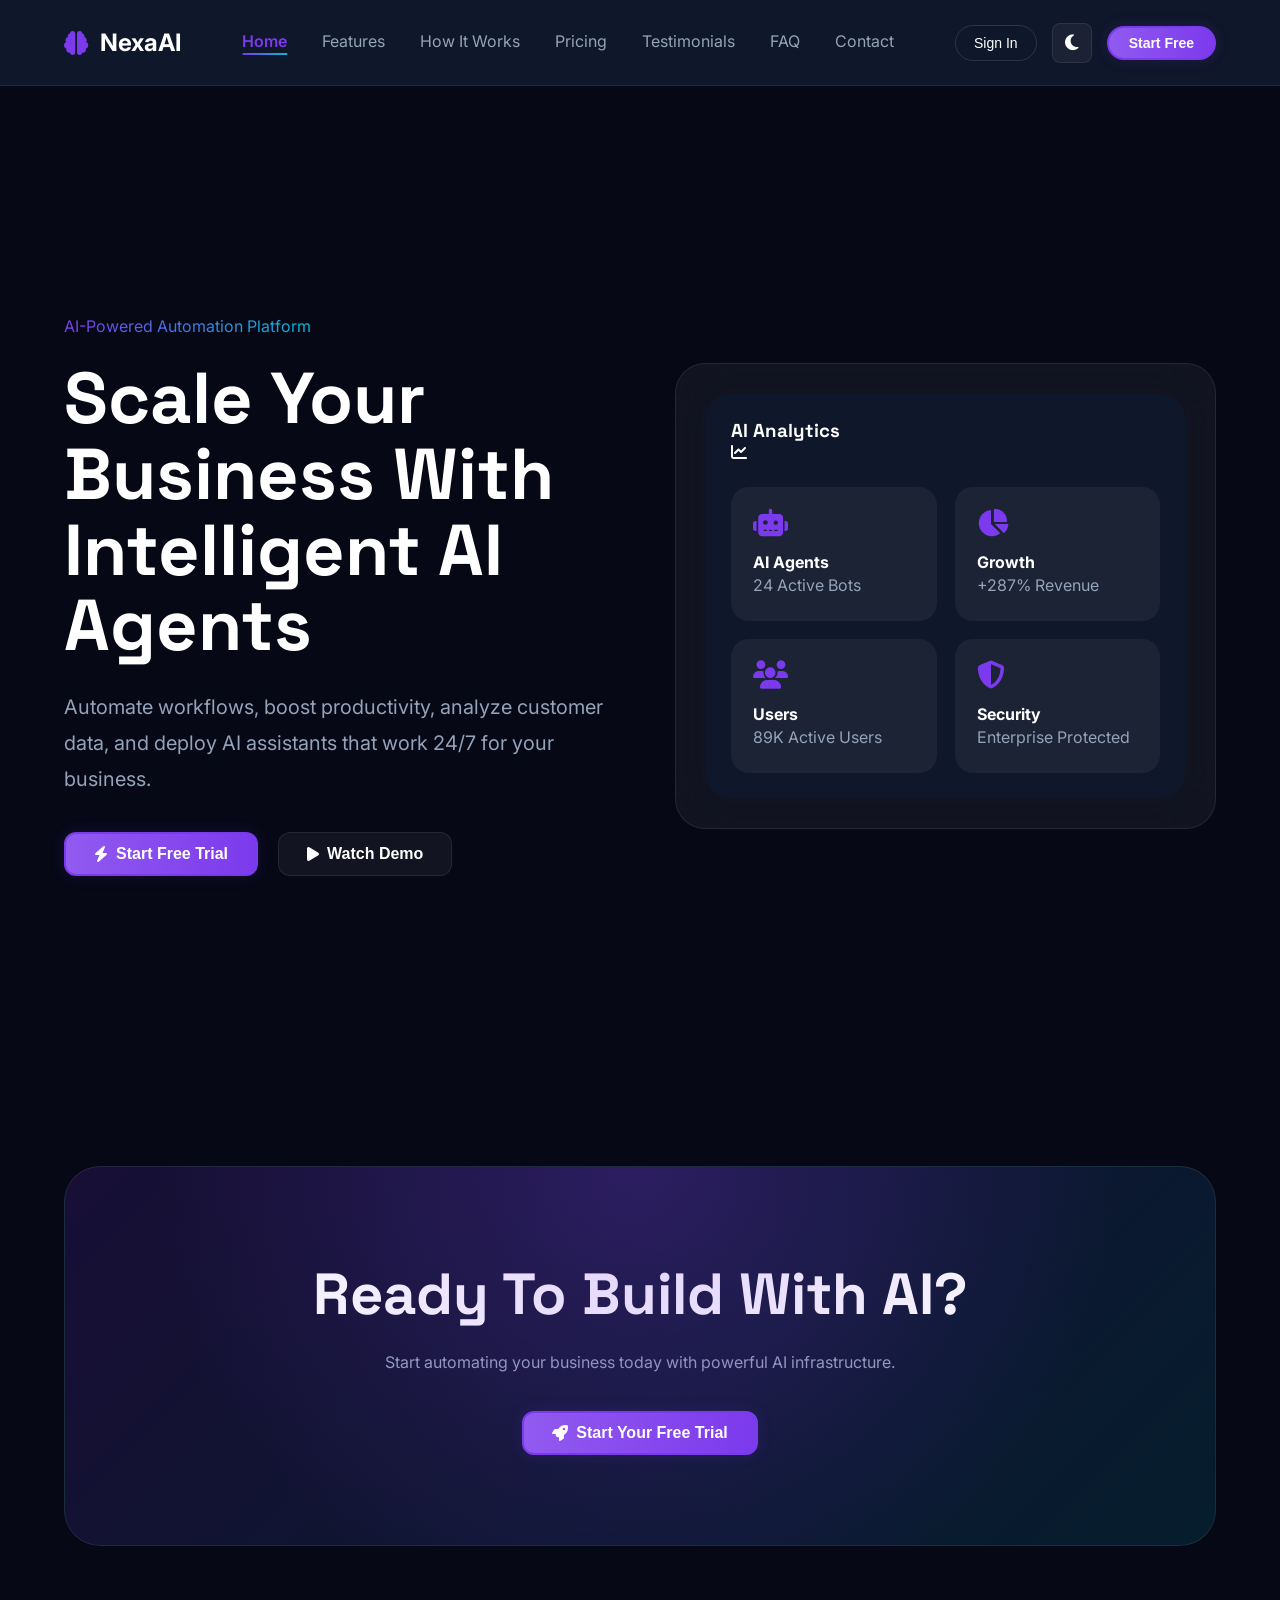
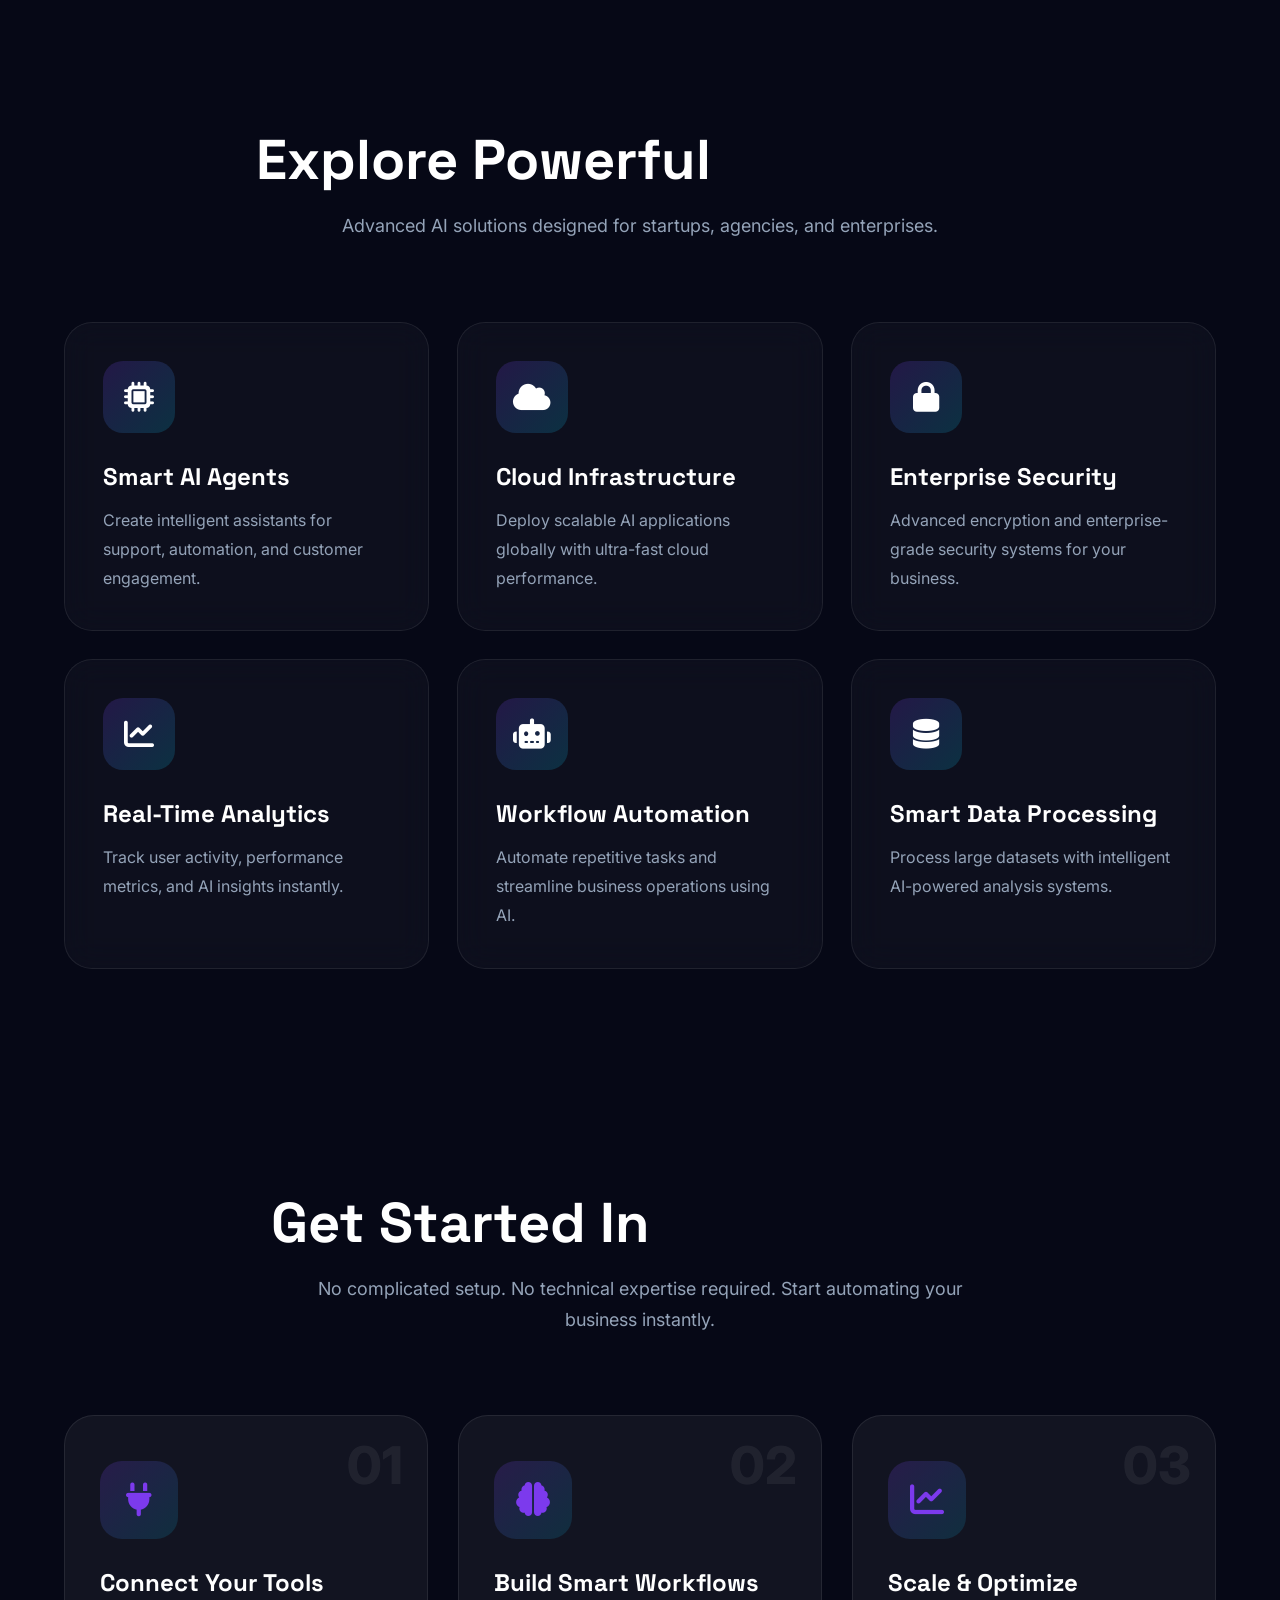
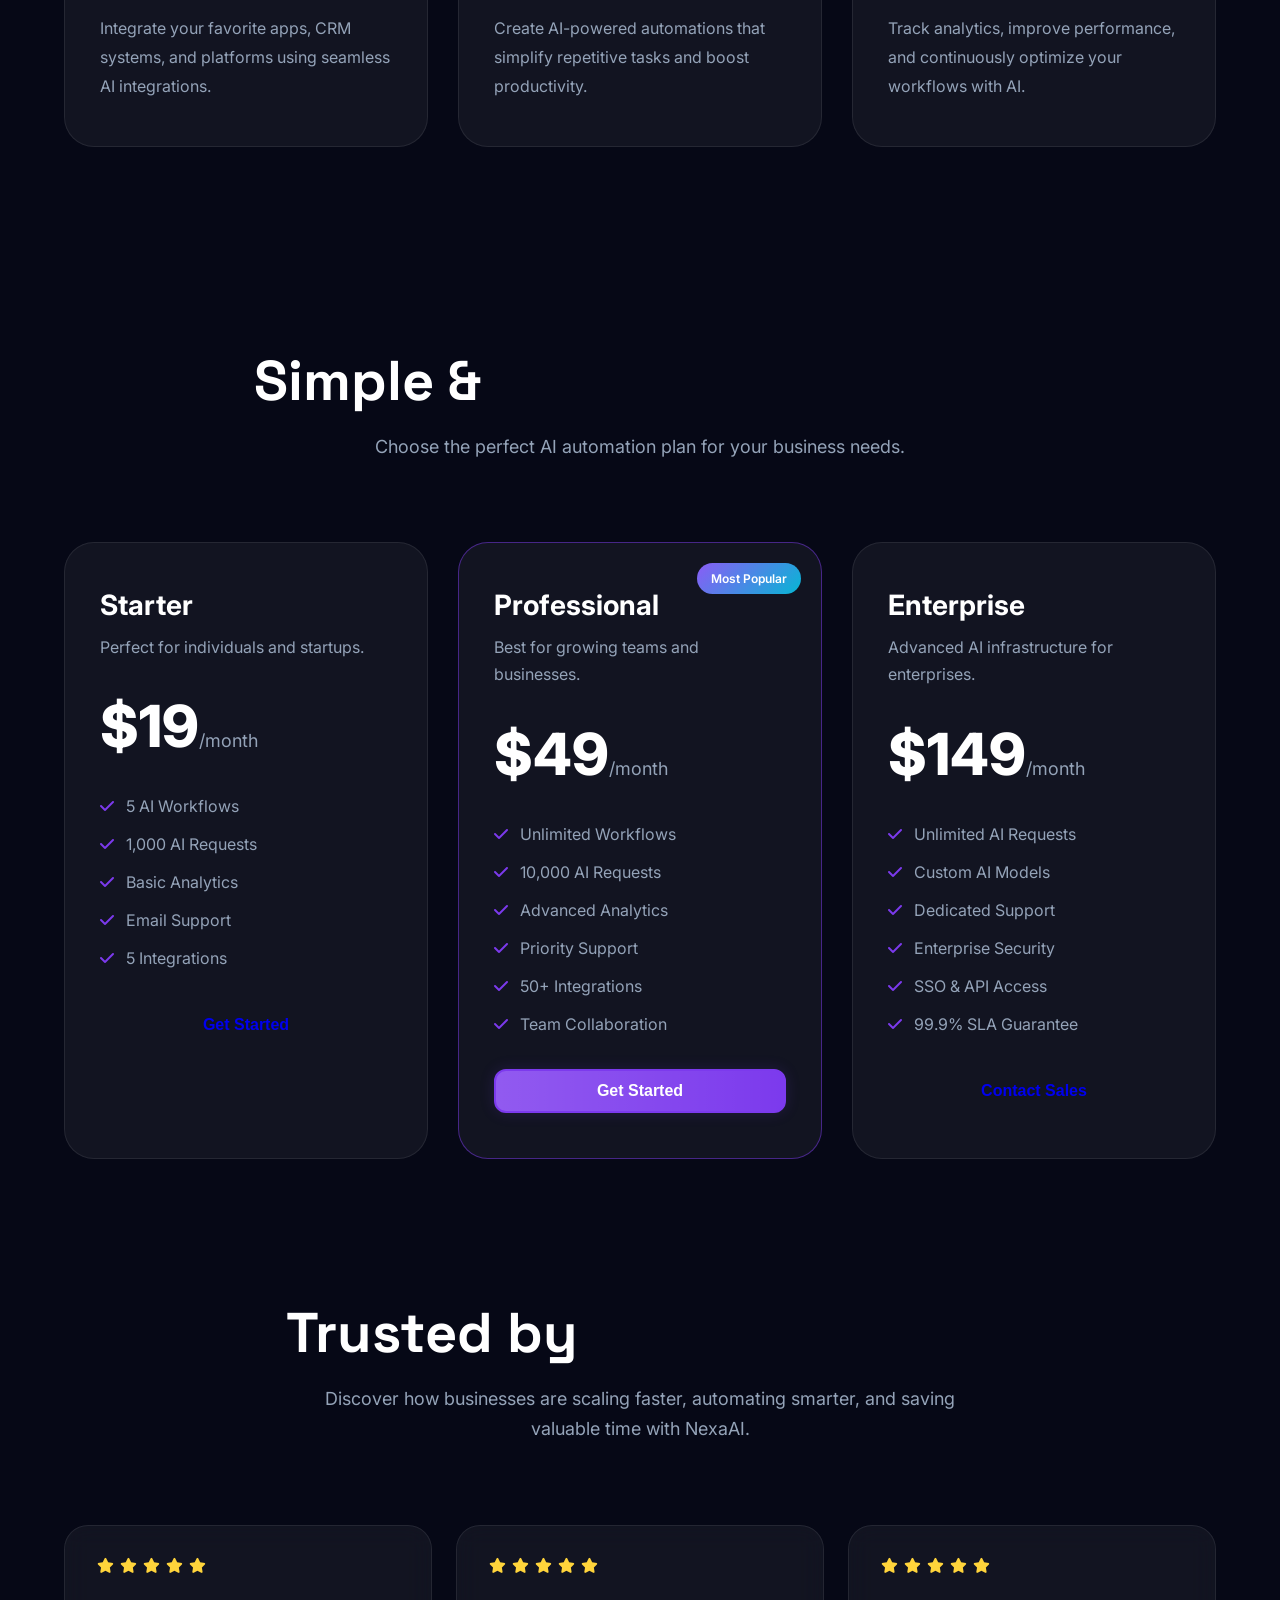
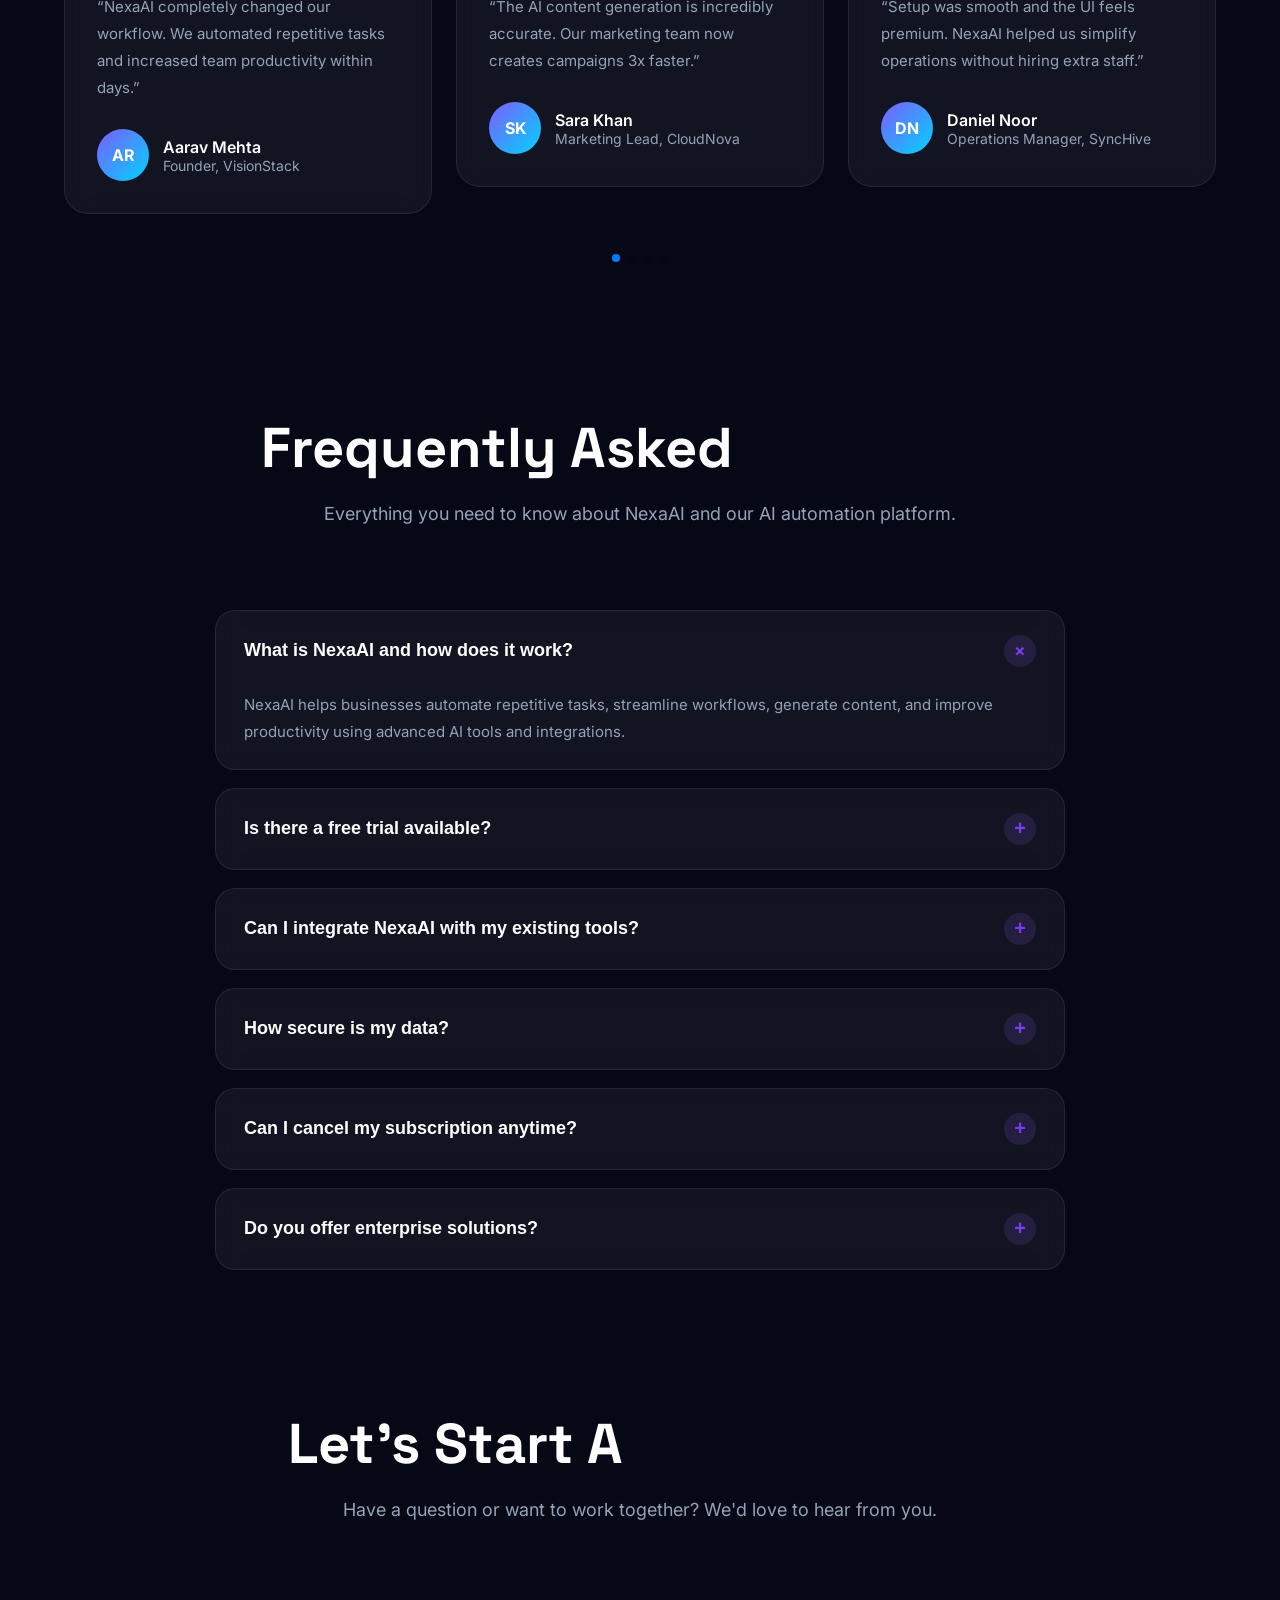
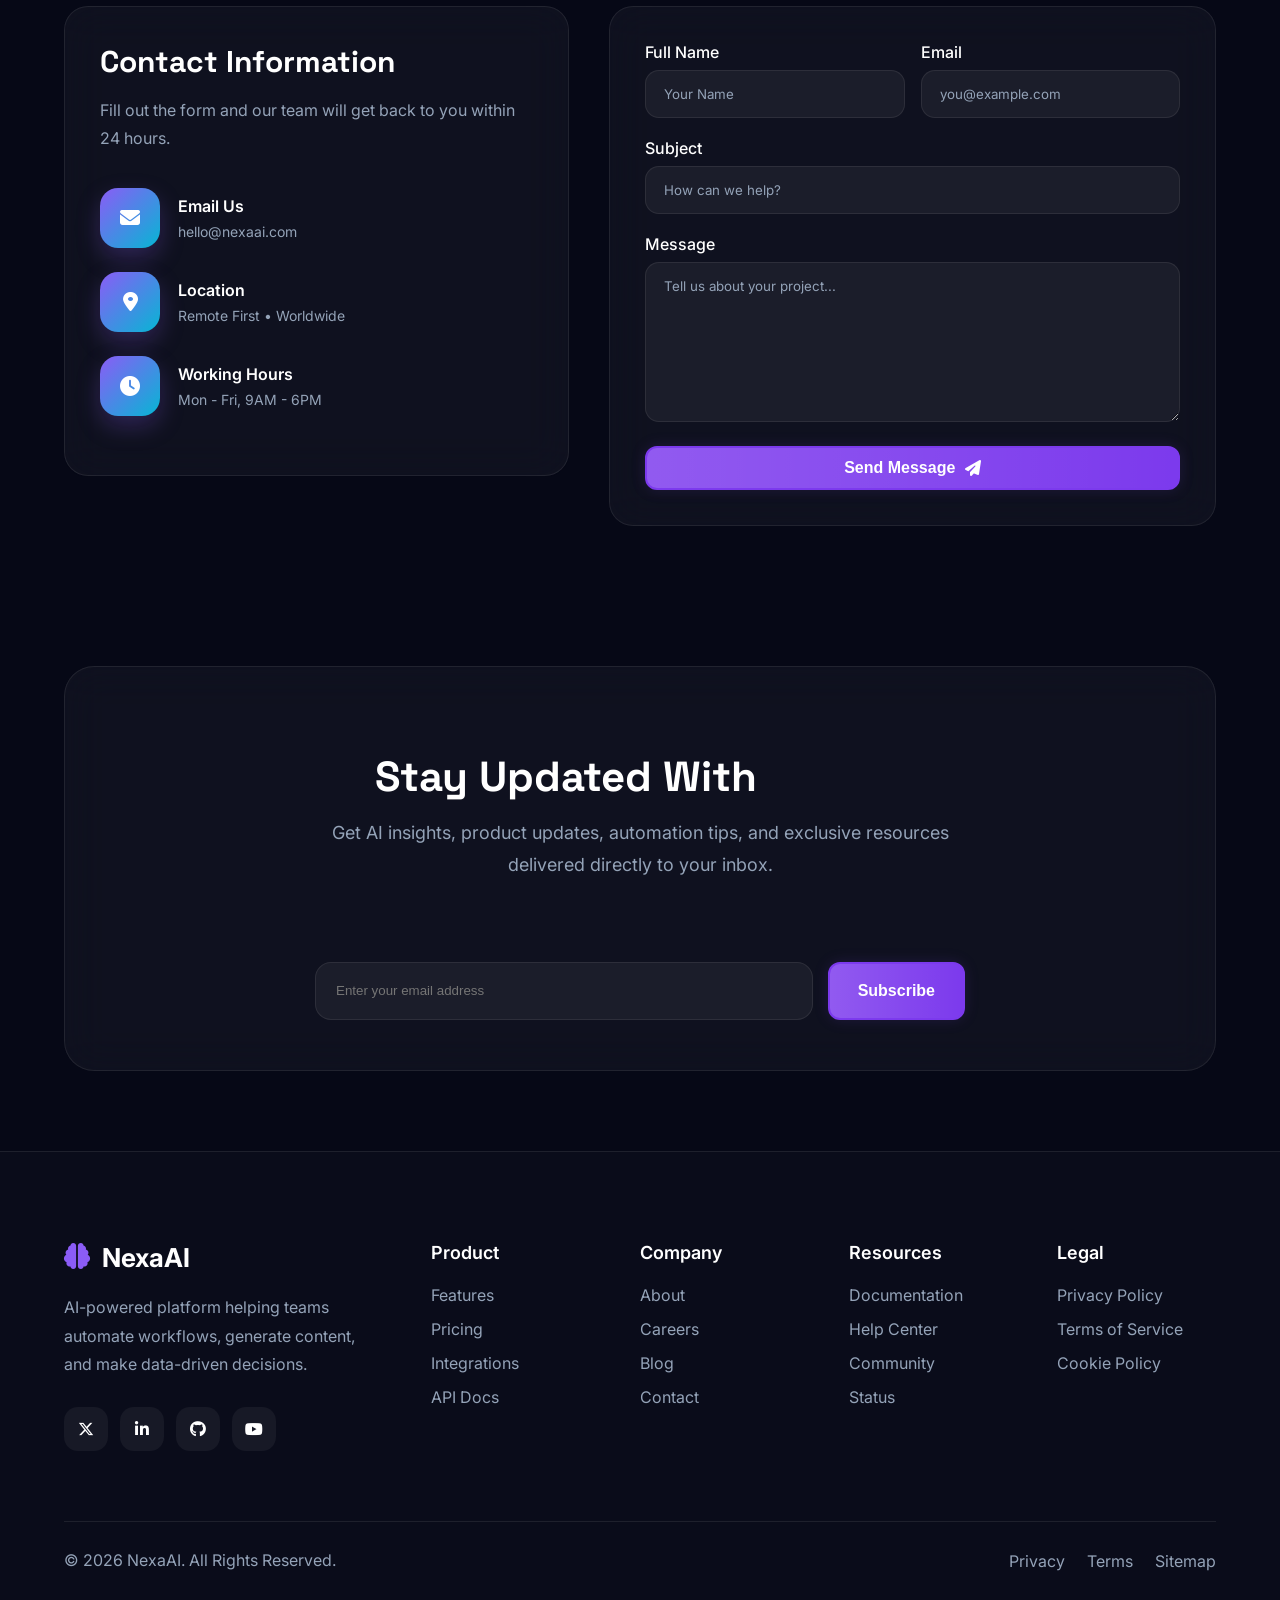
<file: index.html>
<!DOCTYPE html>
<html lang="en" data-theme="dark">
    

<head>

    <!-- =========================================
         META INFORMATION
    ========================================== -->
    <meta charset="UTF-8">
    <meta name="viewport" content="width=device-width, initial-scale=1.0">

    <title>NexaAI — AI Automation Platform</title>

    <!-- =========================================
         MAIN STYLESHEET
    ========================================== -->
    <link rel="stylesheet" href="style.css">

    <!-- =========================================
         GOOGLE FONTS
    ========================================== -->
    <link href="https://fonts.googleapis.com/css2?family=Inter:wght@300;400;500;600;700;800&family=Space+Grotesk:wght@400;500;700&display=swap" rel="stylesheet">

    <!-- =========================================
         FONT AWESOME ICONS
    ========================================== -->
    <link rel="stylesheet" href="https://cdnjs.cloudflare.com/ajax/libs/font-awesome/6.5.2/css/all.min.css">

    <!-- =========================================
         SWIPER SLIDER CSS
    ========================================== -->
    <link rel="stylesheet" href="https://cdn.jsdelivr.net/npm/swiper@11/swiper-bundle.min.css">

</head>

<body>

<!-- =========================================
     GLOBAL BACKGROUND EFFECTS
========================================== -->

<div class="blur blur1"></div>
<div class="blur blur2"></div>

<!-- =========================================
     HEADER / NAVIGATION
========================================== -->

<header>

    <div class="container">
<nav>

    <!-- Logo -->
    <div class="logo">
        <i class="fa-solid fa-brain"></i>
        NexaAI
    </div>

    <!-- Navigation Links -->
    <div class="nav-links" id="navLinks">

        <a href="#home" class="active">Home</a>
        <a href="#features">Features</a>
        <a href="#how-it-works">How It Works</a>
        <a href="#pricing">Pricing</a>
        <a href="#testimonials">Testimonials</a>
        <a href="#faq">FAQ</a>
        <a href="#contact">Contact</a>

    </div>

    <!-- Mobile Menu Button -->
    <button class="menu-toggle" id="menuToggle">
        <i class="fa-solid fa-bars"></i>
    </button>

    <!-- Navigation Actions -->
    <div class="nav-right">

        <a href="login.html" class="btn btn-ghost btn-sm">
            Sign In
        </a>

        <button id="themeToggle" class="theme-btn">
            <i class="fa-solid fa-moon"></i>
        </button>

        <a href="signup.html" class="btn btn-primary btn-sm btn-pill">
            Start Free
        </a>

    </div>

</nav>
    </div>

</header>

<!-- =========================================
     END HEADER / NAVIGATION
========================================== -->

<!-- =========================================
     HERO SECTION
========================================== -->

<section class="hero" id="home">

    <div class="container">

        <div class="hero-wrapper">

            <!-- Hero Content -->
            <div class="hero-text">

                <span class="gradient-text">
                    AI-Powered Automation Platform
                </span>

                <h1>
                    Scale Your Business With Intelligent AI Agents
                </h1>

                <p>
                    Automate workflows, boost productivity, analyze customer
                    data, and deploy AI assistants that work 24/7 for your business.
                </p>

                <!-- Hero Action Buttons -->
                <div class="hero-buttons">

                    <a href="#" class="btn btn-primary">
                        <i class="fa-solid fa-bolt"></i>
                        Start Free Trial
                    </a>

                    <a href="#" class="btn btn-secondary">
                        <i class="fa-solid fa-play"></i>
                        Watch Demo
                    </a>

                </div>

            </div>

            <!-- Hero Dashboard Preview -->
            <div class="hero-card">

                <div class="dashboard">

                    <!-- Dashboard Header -->
                    <div class="dashboard-top">

                        <h3>AI Analytics</h3>

                        <i class="fa-solid fa-chart-line"></i>

                    </div>

                    <!-- Dashboard Statistics -->
                    <div class="dashboard-boxes">

                        <!-- Statistic Item -->
                        <div class="box">

                            <i class="fa-solid fa-robot"></i>

                            <h4>AI Agents</h4>

                            <p>24 Active Bots</p>

                        </div>

                        <!-- Statistic Item -->
                        <div class="box">

                            <i class="fa-solid fa-chart-pie"></i>

                            <h4>Growth</h4>

                            <p>+287% Revenue</p>

                        </div>

                        <!-- Statistic Item -->
                        <div class="box">

                            <i class="fa-solid fa-users"></i>

                            <h4>Users</h4>

                            <p>89K Active Users</p>

                        </div>

                        <!-- Statistic Item -->
                        <div class="box">

                            <i class="fa-solid fa-shield-halved"></i>

                            <h4>Security</h4>

                            <p>Enterprise Protected</p>

                        </div>

                    </div>

                </div>

            </div>

        </div>

    </div>

</section>

<!-- =========================================
     END HERO SECTION
========================================== -->


<!-- =========================================
     CALL TO ACTION SECTION
========================================== -->

<section class="cta">

    <div class="container">

        <div class="cta-box">

            <h2>
                Ready To Build With AI?
            </h2>

            <p>
                Start automating your business today with powerful
                AI infrastructure.
            </p>

            <a href="#" class="btn btn-primary">

                <i class="fa-solid fa-rocket"></i>

                Start Your Free Trial

            </a>

        </div>

    </div>

</section>

<!-- =========================================
     END CALL TO ACTION SECTION
========================================== -->

<!-- =========================================
     FEATURES SECTION
========================================== -->

<section id="features" class="features-section">

    <div class="container">

        <!-- Section Header -->
        <div  class="section-title">

            <span class="gradient-text">
                Core Features
            </span>

            <h2>
                Explore Powerful
                <span class="gradient-text">
                    AI Features
                </span>
            </h2>

            <p>
                Advanced AI solutions designed for startups,
                agencies, and enterprises.
            </p>

        </div>

        <!-- Features Grid -->
        <div class="features-grid">

            <!-- Feature Item 01 -->
            <div class="feature-card">

                <i class="fa-solid fa-microchip"></i>

                <h3>Smart AI Agents</h3>

                <p>
                    Create intelligent assistants for support,
                    automation, and customer engagement.
                </p>

            </div>

            <!-- Feature Item 02 -->
            <div class="feature-card">

                <i class="fa-solid fa-cloud"></i>

                <h3>Cloud Infrastructure</h3>

                <p>
                    Deploy scalable AI applications globally
                    with ultra-fast cloud performance.
                </p>

            </div>

            <!-- Feature Item 03 -->
            <div class="feature-card">

                <i class="fa-solid fa-lock"></i>

                <h3>Enterprise Security</h3>

                <p>
                    Advanced encryption and enterprise-grade
                    security systems for your business.
                </p>

            </div>

            <!-- Feature Item 04 -->
            <div class="feature-card">

                <i class="fa-solid fa-chart-line"></i>

                <h3>Real-Time Analytics</h3>

                <p>
                    Track user activity, performance metrics,
                    and AI insights instantly.
                </p>

            </div>

            <!-- Feature Item 05 -->
            <div class="feature-card">

                <i class="fa-solid fa-robot"></i>

                <h3>Workflow Automation</h3>

                <p>
                    Automate repetitive tasks and streamline
                    business operations using AI.
                </p>

            </div>

            <!-- Feature Item 06 -->
            <div class="feature-card">

                <i class="fa-solid fa-database"></i>

                <h3>Smart Data Processing</h3>

                <p>
                    Process large datasets with intelligent
                    AI-powered analysis systems.
                </p>

            </div>

        </div>

    </div>

</section>

<!-- =========================================
     END FEATURES SECTION
========================================== -->

<!-- =========================================
     HOW IT WORKS SECTION
========================================== -->

<section class="how-it-works section" id="how-it-works">

    <div class="container">

        <!-- Section Header -->
        <div class="section-title">

            <span class="gradient-text">
                Simple AI Process
            </span>

            <h2>
                Get Started In
                <span class="gradient-text">
                    3 Easy Steps
                </span>
            </h2>

            <p>
                No complicated setup. No technical expertise required.
                Start automating your business instantly.
            </p>

        </div>

        <!-- Steps Grid -->
        <div class="steps-grid">

            <!-- Step 01 -->
            <div class="step-card">

                <div class="step-number">
                    01
                </div>

                <div class="step-icon">
                    <i class="fa-solid fa-plug"></i>
                </div>

                <h3>
                    Connect Your Tools
                </h3>

                <p>
                    Integrate your favorite apps, CRM systems,
                    and platforms using seamless AI integrations.
                </p>

            </div>

            <!-- Step 02 -->
            <div class="step-card">

                <div class="step-number">
                    02
                </div>

                <div class="step-icon">
                    <i class="fa-solid fa-brain"></i>
                </div>

                <h3>
                    Build Smart Workflows
                </h3>

                <p>
                    Create AI-powered automations that simplify
                    repetitive tasks and boost productivity.
                </p>

            </div>

            <!-- Step 03 -->
            <div class="step-card">

                <div class="step-number">
                    03
                </div>

                <div class="step-icon">
                    <i class="fa-solid fa-chart-line"></i>
                </div>

                <h3>
                    Scale & Optimize
                </h3>

                <p>
                    Track analytics, improve performance,
                    and continuously optimize your workflows with AI.
                </p>

            </div>

        </div>

    </div>

</section>

<!-- =========================================
     END HOW IT WORKS SECTION
========================================== -->
<!-- =========================================
     PRICING SECTION
========================================== -->

<section class="pricing-section" id="pricing">

    <div class="container">

        <!-- Section Header -->
        <div class="section-title">

            <span class="gradient-text">
                Flexible Pricing
            </span>

            <h2>
                Simple &
                <span class="gradient-text">
                    Transparent Pricing
                </span>
            </h2>

            <p>
                Choose the perfect AI automation plan
                for your business needs.
            </p>

        </div>

        <!-- Pricing Plans Grid -->
        <div class="pricing-grid">

            <!-- =====================================
                 Pricing Plan 01 : Starter
            ====================================== -->
            <div class="pricing-card">

                <!-- Plan Name -->
                <div class="pricing-plan">
                    Starter
                </div>

                <!-- Plan Description -->
                <p class="pricing-desc">
                    Perfect for individuals and startups.
                </p>

                <!-- Plan Price -->
                <div class="pricing-price">
                    <span>$19</span>/month
                </div>

                <!-- Plan Features -->
                <ul class="pricing-features">

                    <li>
                        <i class="fa-solid fa-check"></i>
                        5 AI Workflows
                    </li>

                    <li>
                        <i class="fa-solid fa-check"></i>
                        1,000 AI Requests
                    </li>

                    <li>
                        <i class="fa-solid fa-check"></i>
                        Basic Analytics
                    </li>

                    <li>
                        <i class="fa-solid fa-check"></i>
                        Email Support
                    </li>

                    <li>
                        <i class="fa-solid fa-check"></i>
                        5 Integrations
                    </li>

                </ul>

                <!-- Plan CTA -->
                <a href="#" class="btn btn-outline">
                    Get Started
                </a>

            </div>

            <!-- =====================================
                 Pricing Plan 02 : Professional
            ====================================== -->
            <div class="pricing-card popular">

                <!-- Popular Badge -->
                <div class="popular-badge">
                    Most Popular
                </div>

                <!-- Plan Name -->
                <div class="pricing-plan">
                    Professional
                </div>

                <!-- Plan Description -->
                <p class="pricing-desc">
                    Best for growing teams and businesses.
                </p>

                <!-- Plan Price -->
                <div class="pricing-price">
                    <span>$49</span>/month
                </div>

                <!-- Plan Features -->
                <ul class="pricing-features">

                    <li>
                        <i class="fa-solid fa-check"></i>
                        Unlimited Workflows
                    </li>

                    <li>
                        <i class="fa-solid fa-check"></i>
                        10,000 AI Requests
                    </li>

                    <li>
                        <i class="fa-solid fa-check"></i>
                        Advanced Analytics
                    </li>

                    <li>
                        <i class="fa-solid fa-check"></i>
                        Priority Support
                    </li>

                    <li>
                        <i class="fa-solid fa-check"></i>
                        50+ Integrations
                    </li>

                    <li>
                        <i class="fa-solid fa-check"></i>
                        Team Collaboration
                    </li>

                </ul>

                <!-- Plan CTA -->
                <a href="#" class="btn btn-primary">
                    Get Started
                </a>

            </div>

            <!-- =====================================
                 Pricing Plan 03 : Enterprise
            ====================================== -->
            <div class="pricing-card">

                <!-- Plan Name -->
                <div class="pricing-plan">
                    Enterprise
                </div>

                <!-- Plan Description -->
                <p class="pricing-desc">
                    Advanced AI infrastructure for enterprises.
                </p>

                <!-- Plan Price -->
                <div class="pricing-price">
                    <span>$149</span>/month
                </div>

                <!-- Plan Features -->
                <ul class="pricing-features">

                    <li>
                        <i class="fa-solid fa-check"></i>
                        Unlimited AI Requests
                    </li>

                    <li>
                        <i class="fa-solid fa-check"></i>
                        Custom AI Models
                    </li>

                    <li>
                        <i class="fa-solid fa-check"></i>
                        Dedicated Support
                    </li>

                    <li>
                        <i class="fa-solid fa-check"></i>
                        Enterprise Security
                    </li>

                    <li>
                        <i class="fa-solid fa-check"></i>
                        SSO & API Access
                    </li>

                    <li>
                        <i class="fa-solid fa-check"></i>
                        99.9% SLA Guarantee
                    </li>

                </ul>

                <!-- Plan CTA -->
                <a href="#" class="btn btn-outline">
                    Contact Sales
                </a>

            </div>

        </div>

    </div>

</section>

<!-- =========================================
     END PRICING SECTION
========================================== -->

<!-- =========================================
     TESTIMONIALS SECTION
========================================== -->

<section class="section testimonials-section bg-surface" id="testimonials">

    <div class="container">

        <!-- Section Header -->
        <div class="section-title">

            <span class="gradient-text">
                Testimonials
            </span>

            <h2>
                Trusted by
                <span class="gradient-text">
                    Growing Teams
                </span>
            </h2>

            <p>
                Discover how businesses are scaling faster,
                automating smarter, and saving valuable time
                with NexaAI.
            </p>

        </div>

        <!-- Testimonials Slider -->
        <div class="testimonials-slider">

            <div class="swiper testimonialsSwiper">

                <!-- Slider Wrapper -->
                <div class="swiper-wrapper">

                    <!-- =====================================
                         Testimonial 01
                    ====================================== -->
                    <div class="swiper-slide">

                        <div class="card-testimonial">

                            <!-- Rating -->
                            <div class="rating">

                                <i class="fa-solid fa-star"></i>
                                <i class="fa-solid fa-star"></i>
                                <i class="fa-solid fa-star"></i>
                                <i class="fa-solid fa-star"></i>
                                <i class="fa-solid fa-star"></i>

                            </div>

                            <!-- Review Text -->
                            <p class="testimonial-text">
                                “NexaAI completely changed our workflow.
                                We automated repetitive tasks and increased
                                team productivity within days.”
                            </p>

                            <!-- Author Information -->
                            <div class="testimonial-author">

                                <div class="author-avatar">
                                    AR
                                </div>

                                <div class="author-info">

                                    <div class="author-name">
                                        Aarav Mehta
                                    </div>

                                    <div class="author-role">
                                        Founder, VisionStack
                                    </div>

                                </div>

                            </div>

                        </div>

                    </div>

                    <!-- =====================================
                         Testimonial 02
                    ====================================== -->
                    <div class="swiper-slide">

                        <div class="card-testimonial">

                            <div class="rating">

                                <i class="fa-solid fa-star"></i>
                                <i class="fa-solid fa-star"></i>
                                <i class="fa-solid fa-star"></i>
                                <i class="fa-solid fa-star"></i>
                                <i class="fa-solid fa-star"></i>

                            </div>

                            <p class="testimonial-text">
                                “The AI content generation is incredibly
                                accurate. Our marketing team now creates
                                campaigns 3x faster.”
                            </p>

                            <div class="testimonial-author">

                                <div class="author-avatar">
                                    SK
                                </div>

                                <div class="author-info">

                                    <div class="author-name">
                                        Sara Khan
                                    </div>

                                    <div class="author-role">
                                        Marketing Lead, CloudNova
                                    </div>

                                </div>

                            </div>

                        </div>

                    </div>

                    <!-- =====================================
                         Testimonial 03
                    ====================================== -->
                    <div class="swiper-slide">

                        <div class="card-testimonial">

                            <div class="rating">

                                <i class="fa-solid fa-star"></i>
                                <i class="fa-solid fa-star"></i>
                                <i class="fa-solid fa-star"></i>
                                <i class="fa-solid fa-star"></i>
                                <i class="fa-solid fa-star"></i>

                            </div>

                            <p class="testimonial-text">
                                “Setup was smooth and the UI feels premium.
                                NexaAI helped us simplify operations without
                                hiring extra staff.”
                            </p>

                            <div class="testimonial-author">

                                <div class="author-avatar">
                                    DN
                                </div>

                                <div class="author-info">

                                    <div class="author-name">
                                        Daniel Noor
                                    </div>

                                    <div class="author-role">
                                        Operations Manager, SyncHive
                                    </div>

                                </div>

                            </div>

                        </div>

                    </div>

                    <!-- =====================================
                         Testimonial 04
                    ====================================== -->
                    <div class="swiper-slide">

                        <div class="card-testimonial">

                            <div class="rating">

                                <i class="fa-solid fa-star"></i>
                                <i class="fa-solid fa-star"></i>
                                <i class="fa-solid fa-star"></i>
                                <i class="fa-solid fa-star"></i>
                                <i class="fa-solid fa-star"></i>

                            </div>

                            <p class="testimonial-text">
                                “The automation tools saved our agency
                                dozens of hours every week. It feels like
                                having an AI employee working 24/7.”
                            </p>

                            <div class="testimonial-author">

                                <div class="author-avatar">
                                    LM
                                </div>

                                <div class="author-info">

                                    <div class="author-name">
                                        Lina Mustafa
                                    </div>

                                    <div class="author-role">
                                        CEO, PixelCraft
                                    </div>

                                </div>

                            </div>

                        </div>

                    </div>

                </div>

                <!-- Slider Pagination -->
                <div class="swiper-pagination"></div>

            </div>

        </div>

    </div>

</section>

<!-- =========================================
     END TESTIMONIALS SECTION
========================================== -->

<!-- =========================================
     FAQ SECTION
========================================== -->

<section class="section faq-section" id="faq">

    <div class="container">

       <!-- Section Header -->
        <div class="section-title">

            <span class="gradient-text">
                FAQ
            </span>

            <h2>
                Frequently Asked
                <span class="gradient-text">
                    Questions
                </span>
            </h2>

            <p>
                Everything you need to know about NexaAI
                and our AI automation platform.
            </p>

        </div>
        <!-- FAQ Wrapper -->
        <div class="faq-container"
             data-aos="fade-up"
             data-aos-delay="100">

            <!-- FAQ Accordion -->
            <div class="accordion" id="faqAccordion">

                <!-- =====================================
                     FAQ Item 01
                ====================================== -->
                <div class="accordion-item">

                    <button class="accordion-button active">

                        What is NexaAI and how does it work?

                        <span>+</span>

                    </button>

                    <div class="accordion-content show">

                        <p>
                            NexaAI helps businesses automate repetitive tasks,
                            streamline workflows, generate content, and improve
                            productivity using advanced AI tools and integrations.
                        </p>

                    </div>

                </div>

                <!-- =====================================
                     FAQ Item 02
                ====================================== -->
                <div class="accordion-item">

                    <button class="accordion-button">

                        Is there a free trial available?

                        <span>+</span>

                    </button>

                    <div class="accordion-content">

                        <p>
                            Yes. We offer a 14-day free trial with access to
                            all premium features so you can experience the
                            platform before committing.
                        </p>

                    </div>

                </div>

                <!-- =====================================
                     FAQ Item 03
                ====================================== -->
                <div class="accordion-item">

                    <button class="accordion-button">

                        Can I integrate NexaAI with my existing tools?

                        <span>+</span>

                    </button>

                    <div class="accordion-content">

                        <p>
                            Absolutely. NexaAI integrates with popular tools
                            like Slack, Notion, Google Workspace, HubSpot,
                            Zapier, and many more.
                        </p>

                    </div>

                </div>

                <!-- =====================================
                     FAQ Item 04
                ====================================== -->
                <div class="accordion-item">

                    <button class="accordion-button">

                        How secure is my data?

                        <span>+</span>

                    </button>

                    <div class="accordion-content">

                        <p>
                            We use enterprise-grade encryption, secure cloud
                            infrastructure, and strict access controls to keep
                            your business data protected.
                        </p>

                    </div>

                </div>

                <!-- =====================================
                     FAQ Item 05
                ====================================== -->
                <div class="accordion-item">

                    <button class="accordion-button">

                        Can I cancel my subscription anytime?

                        <span>+</span>

                    </button>

                    <div class="accordion-content">

                        <p>
                            Yes. You can upgrade, downgrade, or cancel your
                            subscription anytime without long-term contracts.
                        </p>

                    </div>

                </div>

                <!-- =====================================
                     FAQ Item 06
                ====================================== -->
                <div class="accordion-item">

                    <button class="accordion-button">

                        Do you offer enterprise solutions?

                        <span>+</span>

                    </button>

                    <div class="accordion-content">

                        <p>
                            Yes. Enterprise plans include dedicated support,
                            custom AI solutions, advanced security controls,
                            and scalable infrastructure.
                        </p>

                    </div>

                </div>

            </div>
            <!-- End FAQ Accordion -->

        </div>
        <!-- End FAQ Wrapper -->

    </div>

</section>

<!-- =========================================
     END FAQ SECTION
========================================== -->
<!-- =========================================
     CONTACT SECTION
========================================== -->

<section class="contact-section" id="contact">

    <div class="container">

        <!-- Section Header -->
        <div class="section-title text-center">

            <span class="gradient-text">
                Get In Touch
            </span>

            <h2>
                Let's Start A
                <span class="gradient-text">
                    Conversation
                </span>
            </h2>

            <p>
                Have a question or want to work together?
                We'd love to hear from you.
            </p>

        </div>

        <!-- Contact Content Wrapper -->
        <div class="contact-wrapper">

            <!-- =====================================
                 Contact Information
            ====================================== -->
            <div class="contact-info">

                <h3>
                    Contact Information
                </h3>

                <p>
                    Fill out the form and our team will get
                    back to you within 24 hours.
                </p>

                <!-- Contact Item : Email -->
                <div class="contact-item">

                    <div class="contact-icon">
                        <i class="fa-solid fa-envelope"></i>
                    </div>

                    <div>

                        <h4>
                            Email Us
                        </h4>

                        <span>
                            hello@nexaai.com
                        </span>

                    </div>

                </div>

                <!-- Contact Item : Location -->
                <div class="contact-item">

                    <div class="contact-icon">
                        <i class="fa-solid fa-location-dot"></i>
                    </div>

                    <div>

                        <h4>
                            Location
                        </h4>

                        <span>
                            Remote First • Worldwide
                        </span>

                    </div>

                </div>

                <!-- Contact Item : Working Hours -->
                <div class="contact-item">

                    <div class="contact-icon">
                        <i class="fa-solid fa-clock"></i>
                    </div>

                    <div>

                        <h4>
                            Working Hours
                        </h4>

                        <span>
                            Mon - Fri, 9AM - 6PM
                        </span>

                    </div>

                </div>

            </div>

            <!-- =====================================
                 Contact Form
            ====================================== -->
            <div class="contact-card">

                <form class="contact-form">

                    <!-- Form Row -->
                    <div class="form-row">

                        <!-- Full Name Field -->
                        <div class="form-group">

                            <label>
                                Full Name
                            </label>

                            <input
                                type="text"
                                placeholder="Your Name"
                            >

                        </div>

                        <!-- Email Field -->
                        <div class="form-group">

                            <label>
                                Email
                            </label>

                            <input
                                type="email"
                                placeholder="you@example.com"
                            >

                        </div>

                    </div>

                    <!-- Subject Field -->
                    <div class="form-group">

                        <label>
                            Subject
                        </label>

                        <input
                            type="text"
                            placeholder="How can we help?"
                        >

                    </div>

                    <!-- Message Field -->
                    <div class="form-group">

                        <label>
                            Message
                        </label>

                        <textarea
                            rows="5"
                            placeholder="Tell us about your project..."
                        ></textarea>

                    </div>

                    <!-- Submit Button -->
                    <button
                        type="submit"
                        class="btn btn-primary contact-btn"
                    >

                        Send Message

                        <i class="fa-solid fa-paper-plane"></i>

                    </button>

                </form>

            </div>

        </div>
        <!-- End Contact Content Wrapper -->

    </div>

</section>

<!-- =========================================
     END CONTACT SECTION
========================================== -->

<!-- =========================================
     NEWSLETTER SECTION
========================================== -->

<section class="footer-newsletter">

    <div class="container">

        <!-- Newsletter Box -->
        <div class="newsletter-box">

            <!-- =====================================
                 Newsletter Content
            ====================================== -->
                <div class="section-title newsletter-content">

                <span class="gradient-text">
                    Newsletter
                </span>

                <h2>
                    Stay Updated With
                    <span class="gradient-text">
                        NexaAI
                    </span>
                </h2>

                <p>
                    Get AI insights, product updates,
                    automation tips, and exclusive resources
                    delivered directly to your inbox.
                </p>

            </div>
            <!-- =====================================
                 Newsletter Subscription Form
            ====================================== -->
            <form class="newsletter-form">

                <!-- Email Input Field -->
                <input
                    type="email"
                    placeholder="Enter your email address"
                    required
                >

                <!-- Subscribe Button -->
                <button
                    type="submit"
                    class="btn btn-primary"
                >
                    Subscribe
                </button>

            </form>

        </div>
        <!-- End Newsletter Box -->

    </div>

</section>

<!-- =========================================
     END NEWSLETTER SECTION
========================================== -->

<!-- =========================================
     FOOTER SECTION
========================================== -->

<footer class="footer-converta">

    <div class="container">

        <!-- Footer Grid -->
        <div class="footer-grid">

            <!-- =====================================
                 Footer Brand Information
            ====================================== -->
            <div class="footer-brand-box">

                <!-- Brand Logo -->
                <div class="footer-brand">

                    <i class="fa-solid fa-brain"></i>

                    NexaAI

                </div>

                <!-- Brand Description -->
                <p class="footer-desc">

                    AI-powered platform helping teams automate
                    workflows, generate content, and make
                    data-driven decisions.

                </p>

                <!-- Social Media Links -->
                <div class="footer-social">

                    <a href="#" aria-label="X (Twitter)">
                        <i class="fa-brands fa-x-twitter"></i>
                    </a>

                    <a href="#" aria-label="LinkedIn">
                        <i class="fa-brands fa-linkedin-in"></i>
                    </a>

                    <a href="#" aria-label="GitHub">
                        <i class="fa-brands fa-github"></i>
                    </a>

                    <a href="#" aria-label="YouTube">
                        <i class="fa-brands fa-youtube"></i>
                    </a>

                </div>

            </div>

            <!-- =====================================
                 Footer Navigation : Product
            ====================================== -->
            <div>

                <h4 class="footer-heading">
                    Product
                </h4>

                <ul class="footer-links">

                    <li>
                        <a href="features.html">Features</a>
                    </li>

                    <li>
                        <a href="pricing.html">Pricing</a>
                    </li>

                    <li>
                        <a href="#">Integrations</a>
                    </li>

                    <li>
                        <a href="#">API Docs</a>
                    </li>

                </ul>

            </div>

            <!-- =====================================
                 Footer Navigation : Company
            ====================================== -->
            <div>

                <h4 class="footer-heading">
                    Company
                </h4>

                <ul class="footer-links">

                    <li>
                        <a href="#">About</a>
                    </li>

                    <li>
                        <a href="#">Careers</a>
                    </li>

                    <li>
                        <a href="#">Blog</a>
                    </li>

                    <li>
                        <a href="contact.html">Contact</a>
                    </li>

                </ul>

            </div>

            <!-- =====================================
                 Footer Navigation : Resources
            ====================================== -->
            <div>

                <h4 class="footer-heading">
                    Resources
                </h4>

                <ul class="footer-links">

                    <li>
                        <a href="#">Documentation</a>
                    </li>

                    <li>
                        <a href="#">Help Center</a>
                    </li>

                    <li>
                        <a href="#">Community</a>
                    </li>

                    <li>
                        <a href="#">Status</a>
                    </li>

                </ul>

            </div>

            <!-- =====================================
                 Footer Navigation : Legal
            ====================================== -->
            <div>

                <h4 class="footer-heading">
                    Legal
                </h4>

                <ul class="footer-links">

                    <li>
                        <a href="privacy.html">
                            Privacy Policy
                        </a>
                    </li>

                    <li>
                        <a href="terms.html">
                            Terms of Service
                        </a>
                    </li>

                    <li>
                        <a href="#">
                            Cookie Policy
                        </a>
                    </li>

                </ul>

            </div>

        </div>
        <!-- End Footer Grid -->

        <!-- =====================================
             Footer Bottom Bar
        ====================================== -->
        <div class="footer-bottom">

            <!-- Copyright -->
            <p>
                © 2026 NexaAI. All Rights Reserved.
            </p>

            <!-- Secondary Navigation -->
            <div class="footer-bottom-links">

                <a href="privacy.html">
                    Privacy
                </a>

                <a href="terms.html">
                    Terms
                </a>

                <a href="#">
                    Sitemap
                </a>

            </div>

        </div>
        <!-- End Footer Bottom Bar -->

    </div>

</footer>

<!-- =========================================
     END FOOTER SECTION
========================================== -->
<!-- =========================================
     SCROLL TO TOP BUTTON
========================================== -->

<button
    id="scrollTopBtn"
    class="scroll-top-btn"
    aria-label="Scroll to Top"
>
    <i class="fa-solid fa-arrow-up"></i>
</button>

<!-- =========================================
     THIRD-PARTY JAVASCRIPT LIBRARIES
========================================== -->

<!-- Swiper Slider JS -->
<script src="https://cdn.jsdelivr.net/npm/swiper@11/swiper-bundle.min.js"></script>

<!-- =========================================
     MAIN TEMPLATE JAVASCRIPT
========================================== -->

<script src="main.js"></script>

</body>
</html>
</file>
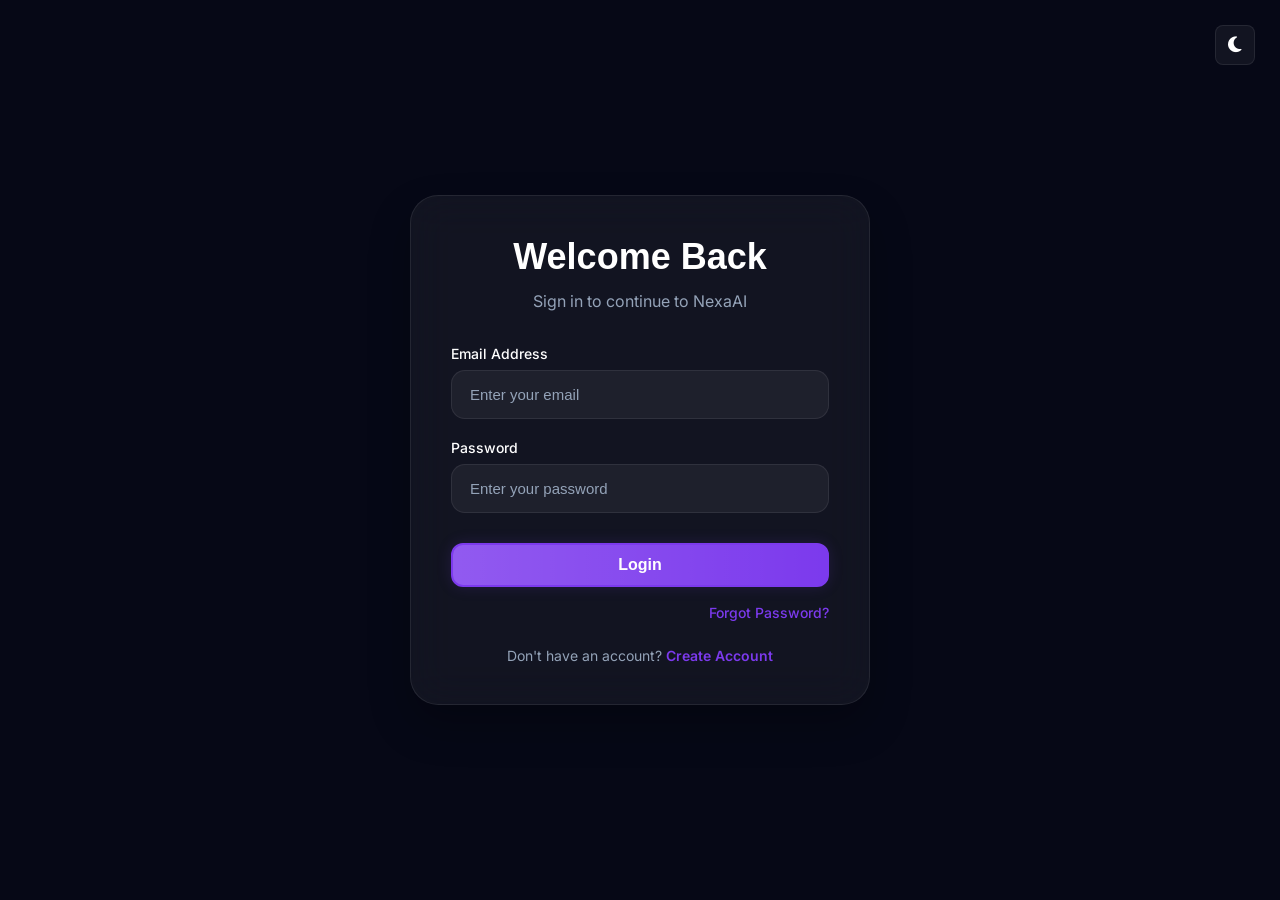
<file: login.html>
<!DOCTYPE html>
<html lang="en" data-theme="dark">

<head>
    <meta charset="UTF-8">
    <meta name="viewport" content="width=device-width, initial-scale=1.0">

    <title>Login - NexaAI</title>

    <link rel="stylesheet" href="style.css">

    <link href="https://fonts.googleapis.com/css2?family=Inter:wght@300;400;500;600;700&display=swap" rel="stylesheet">

    <link rel="stylesheet"
        href="https://cdnjs.cloudflare.com/ajax/libs/font-awesome/6.5.2/css/all.min.css">
</head>

<body>

    <!-- Theme Toggle -->

    <button id="themeToggle" class="theme-btn auth-theme-btn">
        <i class="fa-solid fa-moon"></i>
    </button>

    <!-- Login Section -->

    <section class="auth-section">

        <div class="auth-box">

            <div class="auth-header">
                <h2>Welcome Back</h2>
                <p>Sign in to continue to NexaAI</p>
            </div>

            <form>

                <div class="auth-group">
                    <label>Email Address</label>
                    <input
                        type="email"
                        placeholder="Enter your email"
                        required>
                </div>

                <div class="auth-group">
                    <label>Password</label>
                    <input
                        type="password"
                        placeholder="Enter your password"
                        required>
                </div>

                <button
                    type="submit"
                    class="btn btn-primary auth-btn">
                    Login
                </button>

                <div class="extra-links">
                    <a href="#">Forgot Password?</a>
                </div>

                <div class="auth-footer">
                    Don't have an account?
                    <a href="signup.html">Create Account</a>
                </div>

            </form>

        </div>

    </section>

    <script>

        const toggleBtn = document.getElementById("themeToggle");
        const html = document.documentElement;

        // Load Saved Theme

        const savedTheme = localStorage.getItem("theme");

        if (savedTheme) {

            html.setAttribute("data-theme", savedTheme);

            toggleBtn.innerHTML =
                savedTheme === "light"
                    ? '<i class="fa-solid fa-sun"></i>'
                    : '<i class="fa-solid fa-moon"></i>';

        }

        // Toggle Theme

        toggleBtn.addEventListener("click", () => {

            const currentTheme =
                html.getAttribute("data-theme");

            const newTheme =
                currentTheme === "dark"
                    ? "light"
                    : "dark";

            html.setAttribute(
                "data-theme",
                newTheme
            );

            localStorage.setItem(
                "theme",
                newTheme
            );

            toggleBtn.innerHTML =
                newTheme === "light"
                    ? '<i class="fa-solid fa-sun"></i>'
                    : '<i class="fa-solid fa-moon"></i>';

        });

    </script>

</body>

</html>
</file>
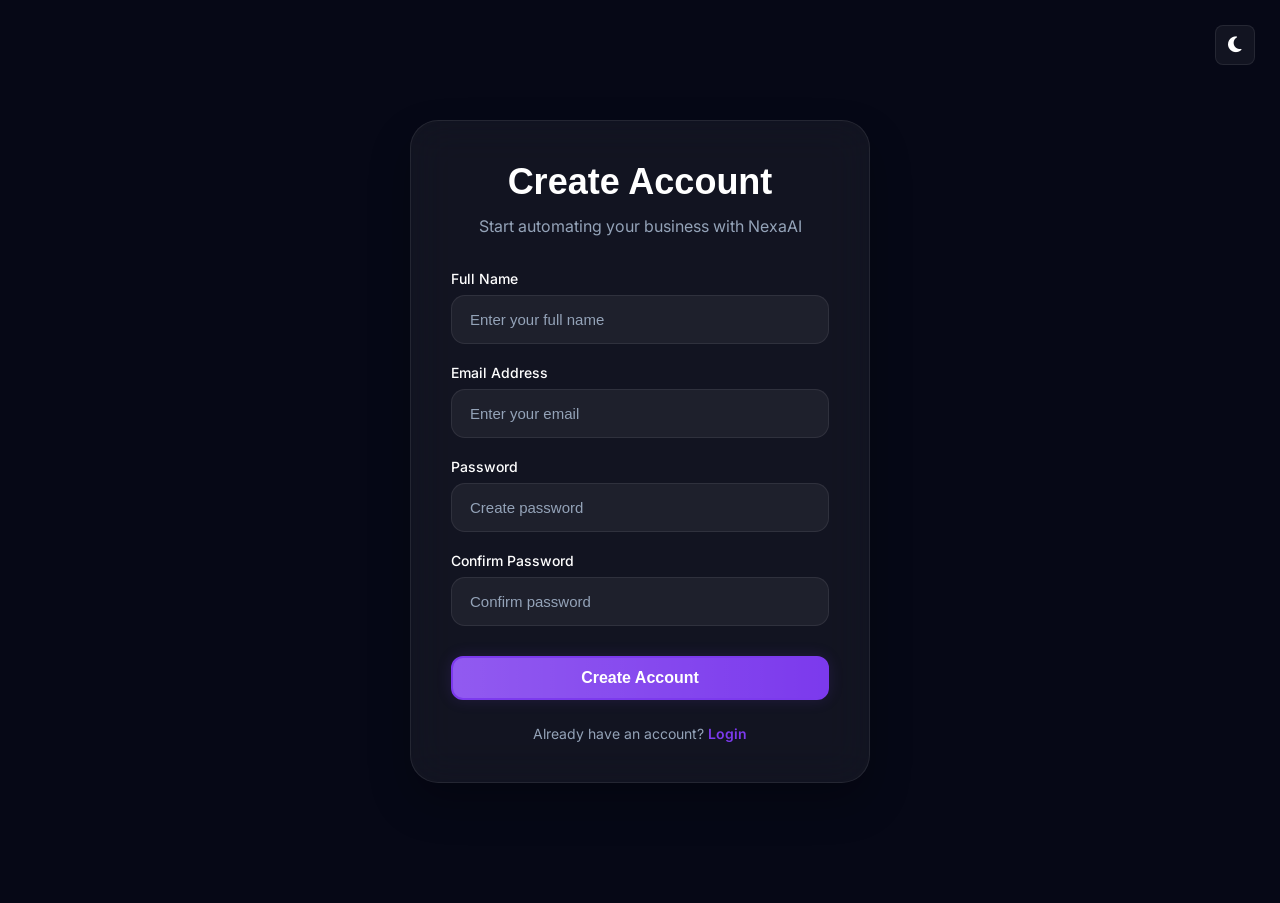
<file: signup.html>
<!DOCTYPE html>
<html lang="en" data-theme="dark">

<head>
    <meta charset="UTF-8">
    <meta name="viewport" content="width=device-width, initial-scale=1.0">

    <title>Create Account - NexaAI</title>

    <link rel="stylesheet" href="style.css">

    <link href="https://fonts.googleapis.com/css2?family=Inter:wght@300;400;500;600;700&display=swap" rel="stylesheet">

    <link rel="stylesheet"
        href="https://cdnjs.cloudflare.com/ajax/libs/font-awesome/6.5.2/css/all.min.css">
</head>

<body>

    <button id="themeToggle" class="theme-btn auth-theme-btn">
        <i class="fa-solid fa-moon"></i>
    </button>

    <section class="auth-section">

        <div class="auth-box">

            <div class="auth-header">
                <h2>Create Account</h2>
                <p>Start automating your business with NexaAI</p>
            </div>

            <form>

                <div class="auth-group">
                    <label>Full Name</label>
                    <input type="text" placeholder="Enter your full name">
                </div>

                <div class="auth-group">
                    <label>Email Address</label>
                    <input type="email" placeholder="Enter your email">
                </div>

                <div class="auth-group">
                    <label>Password</label>
                    <input type="password" placeholder="Create password">
                </div>

                <div class="auth-group">
                    <label>Confirm Password</label>
                    <input type="password" placeholder="Confirm password">
                </div>

                <button type="submit" class="btn btn-primary auth-btn">
                    Create Account
                </button>

                <div class="auth-footer">
                    Already have an account?
                    <a href="login.html">Login</a>
                </div>

            </form>

        </div>

    </section>

    <script>

        const toggleBtn = document.getElementById("themeToggle");
        const html = document.documentElement;

        const savedTheme = localStorage.getItem("theme");

        if (savedTheme) {
            html.setAttribute("data-theme", savedTheme);

            toggleBtn.innerHTML =
                savedTheme === "light"
                    ? '<i class="fa-solid fa-sun"></i>'
                    : '<i class="fa-solid fa-moon"></i>';
        }

        toggleBtn.addEventListener("click", () => {

            const currentTheme = html.getAttribute("data-theme");

            const newTheme =
                currentTheme === "dark"
                    ? "light"
                    : "dark";

            html.setAttribute("data-theme", newTheme);

            localStorage.setItem("theme", newTheme);

            toggleBtn.innerHTML =
                newTheme === "light"
                    ? '<i class="fa-solid fa-sun"></i>'
                    : '<i class="fa-solid fa-moon"></i>';

        });

    </script>

</body>

</html>
</file>
<file: style.css>
/*
==================================================
Template Name : NexaAI
Version       : 1.0.0
Author        : Dipti
Description   : Premium AI SaaS Landing Page
License       : Commercial
==================================================

TABLE OF CONTENTS

01. Reset
02. Theme Variables
03. Global Styles
04. Layout Helpers
05. Typography
06. Buttons
07. Navigation Active State
08. Light Theme Overrides
09. Responsive
==================================================
*/


/* ==================================================
   01. RESET
================================================== */

*{
    margin:0;
    padding:0;
    box-sizing:border-box;
}

html{
    scroll-behavior:smooth;
}

img{
    max-width:100%;
    display:block;
}

a{
    text-decoration:none;
}

ul{
    list-style:none;
}


/* ==================================================
   02. THEME VARIABLES
================================================== */

:root{

    /* Brand Colors */
    --primary:#7c3aed;
    --secondary:#06b6d4;

    /* Gradient */
    --gradient:linear-gradient(
        90deg,
        var(--primary),
        var(--secondary)
    );

    /* Layout */
    --radius:12px;
    --transition:.3s ease;

    /* Dark Theme */
    --bg:#060816;
    --card:#0f172a;
    --text:#ffffff;
    --muted:#94a3b8;

    --glass:rgba(255,255,255,.05);
    --border:rgba(255,255,255,.08);
}


/* ==================================================
   LIGHT THEME VARIABLES
================================================== */

[data-theme="light"]{
    --bg:#f8fafc;
    --card:#ffffff;
    --text:#0f172a;
    --muted:#64748b;

    --glass:rgba(255,255,255,.95);
    --border:#e2e8f0;
}


/* ==================================================
   03. GLOBAL STYLES
================================================== */

body{
    font-family:'Inter',sans-serif;
    background:var(--bg);
    color:var(--text);
    overflow-x:hidden;

    transition:
        background var(--transition),
        color var(--transition);

    animation:pageFadeIn .5s ease;
}

@keyframes pageFadeIn{
    from{
        opacity:0;
        transform:translateY(8px);
    }
    to{
        opacity:1;
        transform:translateY(0);
    }
}


/* ==================================================
   04. LAYOUT HELPERS
================================================== */

.container{
    width:min(90%,1250px);
    margin-inline:auto;
}

section{
    padding:80px 0;
}

.section-title,
.section-header{
    margin-bottom:50px;
}


/* ==================================================
   05. TYPOGRAPHY
================================================== */

h1,
h2,
h3{
    font-family:'Space Grotesk',sans-serif;
}

.gradient-text{
    background:var(--gradient);
    -webkit-background-clip:text;
    -webkit-text-fill-color:transparent;
}

p{
    line-height:1.7;
}


/* ==================================================
   06. BUTTONS
================================================== */

.btn{
    display:inline-flex;
    align-items:center;
    justify-content:center;
    gap:.5rem;

    padding:.75rem 1.75rem;

    border:2px solid transparent;
    border-radius:var(--radius);

    font-family:"Plus Jakarta Sans",sans-serif;
    font-size:1rem;
    font-weight:600;
    line-height:1;

    cursor:pointer;
    position:relative;
    overflow:hidden;

    transition:all var(--transition);
}

.btn-sm{
    padding:.5rem 1.25rem;
    font-size:.875rem;
}

.btn-pill{
    border-radius:999px;
}


/* Primary Button */

.btn-primary{
    background:var(--primary);
    border-color:var(--primary);
    color:#fff;

    box-shadow:
        0 0 15px rgba(124,58,237,.15);
}

.btn-primary::before{
    content:"";
    position:absolute;
    inset:0;
    left:-120%;

    background:linear-gradient(
        90deg,
        transparent,
        rgba(255,255,255,.18),
        transparent
    );

    transition:left .6s ease;
}

.btn-primary:hover{
    transform:translateY(-2px);
    box-shadow:
        0 10px 25px rgba(124,58,237,.28);
}

.btn-primary:hover::before{
    left:120%;
}

.btn-primary:active{
    transform:translateY(0);
}


/* Secondary Button */

.btn-secondary{
    background:var(--glass);
    border:1px solid var(--border);
    color:var(--text);

    backdrop-filter:blur(10px);
}

.btn-secondary:hover{
    background:rgba(255,255,255,.08);
    transform:translateY(-2px);
}


/* Ghost Button */

.btn-ghost{
    display:inline-flex;
    align-items:center;
    justify-content:center;

    padding:.65rem 1.2rem;

    border:1px solid var(--border);
    border-radius:999px;

    background:transparent;
    color:var(--text);

    font-size:.875rem;
    font-weight:500;

    transition:all var(--transition);
}

.btn-ghost:hover{
    background:var(--glass);
    transform:translateY(-2px);
}


/* ==================================================
   07. ACTIVE NAVIGATION LINK
================================================== */

.nav-links a{
    position:relative;
    transition:color .3s ease;
}

.nav-links a.active{
    color:var(--primary);
    font-weight:600;
}

.nav-links a::after{
    content:"";
    position:absolute;
    left:0;
    bottom:-6px;
    width:0;
    height:2px;
    transition:width .3s ease;
}

.nav-links a.active::after,
.nav-links a:hover::after{
    width:100%;
    background:var(--gradient);
}

/* ==================================================
   08. LIGHT THEME OVERRIDES
================================================== */

/* Header */

[data-theme="light"] header{
    background:#f1f5f9;
    backdrop-filter:blur(20px);
    border-bottom:1px solid #e2e8f0;
}

/* Navigation */

[data-theme="light"] .nav-links a{
    color:#475569;
}

[data-theme="light"] .nav-links a:hover,
[data-theme="light"] .nav-links a.active{
    color:#0f172a;
}

/* Buttons */

[data-theme="light"] .btn-ghost{
    color:#0f172a;
    border-color:#dbe3ee;
}

[data-theme="light"] .btn-ghost:hover{
    background:#f1f5f9;
}

[data-theme="light"] .theme-btn{
    background:#fff;
    color:#0f172a;
    border:1px solid #e2e8f0;
}

/* Cards */

[data-theme="light"] .hero-card,
[data-theme="light"] .dashboard,
[data-theme="light"] .feature-card,
[data-theme="light"] .how-card,
[data-theme="light"] .step-card,
[data-theme="light"] .pricing-card,
[data-theme="light"] .card-testimonial,
[data-theme="light"] .contact-info,
[data-theme="light"] .contact-card{
    background:var(--card);
    border:1px solid var(--border);

    box-shadow:
        0 10px 25px rgba(15,23,42,.05);
}

/* Typography */

[data-theme="light"] p,
[data-theme="light"] .pricing-desc,
[data-theme="light"] .pricing-features li,
[data-theme="light"] .author-role,
[data-theme="light"] .testimonial-text{
    color:var(--muted);
}

[data-theme="light"] h1,
[data-theme="light"] h2,
[data-theme="light"] h3,
[data-theme="light"] h4,
[data-theme="light"] .logo,
[data-theme="light"] .author-name{
    color:var(--text);
}


/* ==================================================
   09. RESPONSIVE
================================================== */

@media (max-width:768px){

    section{
        padding:60px 0;
    }

    .btn{
        padding:.7rem 1.4rem;
    }

}

/* ==================================================
   HEADER & NAVBAR
================================================== */

header{
    position:sticky;
    top:0;
    left:0;
    width:100%;
    z-index:999;
    background: #0f172a;
    backdrop-filter:blur(20px);
    border-bottom:1px solid var(--border);
    animation: headerSlideDown 1s ease-out;
}


@keyframes headerSlideDown {
    from {
        opacity: 0;
        transform: translateY(-30px);
    }
    to {
        opacity: 1;
        transform: translateY(0);
    }
}
nav{
    display:flex;
    align-items:center;
    justify-content:space-between;
    height:85px;
}

/* Logo */

.logo{
    display:flex;
    align-items:center;
    gap:12px;
    text-decoration:none;
    font-size:24px;
    font-weight:700;
}

.logo:hover{
    text-decoration:none;
}

.logo i{
    color:var(--primary);
}

/* Navigation Links */

.nav-links{
    display:flex;
    gap:35px;
}

.nav-links a{
    position:relative;
    color:var(--muted);
    text-decoration:none;
    padding-bottom:4px;
    transition:color .3s ease;
}

.nav-links a:hover{
    color:var(--text);
}

.nav-links a::after{
    content:"";
    position:absolute;
    left:50%;
    bottom:0;
    width:0;
    height:2px;
    background:var(--text);
    border-radius:10px;
    transform:translateX(-50%);
    transition:width .35s ease;
}

.nav-links a:hover::after{
    width:100%;
}

/* Right Navigation */

.nav-right{
    display:flex;
    align-items:center;
    gap:15px;
}

/* Theme Toggle */

.theme-btn{
    display:flex;
    align-items:center;
    justify-content:center;
    width:40px;
    height:40px;
    background:var(--glass);
    border:1px solid var(--border);
    border-radius:.5rem;
    color:var(--text);
    font-size:1.125rem;
    cursor:pointer;
    transition:
        background-color .25s ease,
        border-color .25s ease,
        color .25s ease,
        transform .25s ease,
        box-shadow .25s ease;
}

.theme-btn i{
    transition:transform .3s ease;
}

.theme-btn:hover{
    background:rgba(255,255,255,.06);
    transform:translateY(-2px);
    box-shadow:0 8px 20px rgba(0,0,0,.12);
}

.theme-btn:active{
    transform:translateY(0);
}
/* ==================================================
   GHOST BUTTON
================================================== */

.btn-ghost{
    display:inline-flex;
    align-items:center;
    justify-content:center;

    padding:10px 18px;

    background:transparent;
    border:1px solid rgba(255,255,255,.12);
    border-radius:999px;

    color:#ffffff;
    font-size:14px;
    font-weight:500;
    text-decoration:none;

    transition:
        background-color .3s ease,
        border-color .3s ease,
        transform .3s ease;
}

.btn-ghost:hover{
    background:rgba(255,255,255,.08);
    border-color:rgba(255,255,255,.22);
    transform:translateY(-2px);
}

/* Hamburger */

.menu-toggle{
    display:none;
    background:none;
    border:none;
    color:var(--text);
    font-size:1.5rem;
    cursor:pointer;
}

/* Mobile */

@media (max-width: 992px){

    nav{
        height:75px;
    }

    .menu-toggle{
        display:block;
    }

    .nav-links{
        position:absolute;
        top:100%;
        left:0;
        width:100%;
        background:#0f172a;
        flex-direction:column;
        align-items:center;
        gap:20px;
        padding:25px 0;

        opacity:0;
        visibility:hidden;
        transform:translateY(-15px);

        transition:all .3s ease;
        border-top:1px solid var(--border);
        border-bottom:1px solid var(--border);
    }

    .nav-links.active{
        opacity:1;
        visibility:visible;
        transform:translateY(0);
    }

    .nav-right{
        gap:10px;
    }

}

/* Small mobile */

@media (max-width: 768px){

    .btn-ghost{
        display:none;
    }

    .logo{
        font-size:20px;
    }

    .nav-right{
        gap:8px;
    }

    .btn-primary{
        padding:8px 14px;
        font-size:13px;
    }

}

/* ==================================================
   HERO SECTION
================================================== */

.hero{
    position:relative;
    min-height:100vh;
    display:flex;
    align-items:center;
    padding:120px 0 0;
    overflow:hidden;
    animation:fadeUp 1s ease;
}

/* Hero Layout */

.hero-wrapper{
    display:grid;
    grid-template-columns:1fr 1fr;
    gap:70px;
    align-items:center;
}

/* Hero Content */

.hero-text{
    animation:fadeUp 1s ease forwards;
}

.hero-text h1{
    margin:25px 0;
    font-size:72px;
    line-height:1.05;
    opacity:0;
    animation:fadeUp 1s ease forwards;
    animation-delay:.2s;
}

.hero-text p{
    margin-bottom:35px;
    color:var(--muted);
    font-size:20px;
    line-height:1.8;
    opacity:0;
    animation:fadeUp 1s ease forwards;
    animation-delay:.4s;
}

/* Gradient Heading */
.gradient-text {
    display: inline-block;
    opacity: 0;
}

.gradient-text.visible {
    animation: fadeUp 1s ease forwards;
}

@keyframes fadeUp {
    from {
        opacity: 0;
        transform: translateY(20px);
    }

    to {
        opacity: 1;
        transform: translateY(0);
    }
}

/* Hero Buttons */

.hero-buttons{
    display:flex;
    gap:20px;
    flex-wrap:wrap;

    opacity:0;
    animation:fadeUp 1s ease forwards;
    animation-delay:.6s;
}

/* Hero Card */

.hero-card{
    padding:30px;

    background:var(--glass);
    border:1px solid var(--border);
    border-radius:30px;

    backdrop-filter:blur(30px);

    opacity:0;
    animation:fadeUp 1.2s ease forwards;
    animation-delay:.5s;
}

/* Dashboard */

.dashboard{
    padding:25px;
    background:var(--card);
    border-radius:24px;
    animation:floating 5s ease-in-out infinite;
}

/* Dashboard Grid */

.dashboard-boxes{
    display:grid;
    grid-template-columns:repeat(2,1fr);
    gap:18px;
    margin-top:25px;
}

/* Dashboard Item */

.box{
    padding:22px;
    background:var(--glass);
    border-radius:18px;
    transition:all .35s ease;
}

.box:hover{
    transform:translateY(-6px);
}

.box i{
    margin-bottom:15px;
    font-size:28px;
    color:var(--primary);
}

.box p{
    color:var(--muted);
}

/* ==================================================
   HERO ANIMATIONS
================================================== */

@keyframes fadeUp{
    from{
        opacity:0;
        transform:translateY(50px);
    }

    to{
        opacity:1;
        transform:translateY(0);
    }
}

@keyframes floating{
    0%{
        transform:translateY(0);
    }

    50%{
        transform:translateY(-10px);
    }

    100%{
        transform:translateY(0);
    }
}

/* ==================================================
   HERO RESPONSIVE
================================================== */

@media (max-width:992px){

    .hero-wrapper{
        grid-template-columns:1fr;
        text-align:center;
    }

    .hero-text h1{
        font-size:52px;
    }

    .hero-buttons{
        justify-content:center;
    }
}

@media (max-width:600px){

    .hero-text h1{
        font-size:40px;
    }

    .dashboard-boxes{
        grid-template-columns:1fr;
    }
}

/* =========================
   FEATURES SECTION
========================= */

.features{
    position:relative;
    overflow:hidden;
}

/* SECTION TITLE */

.section-title{
    text-align:center;
    margin-bottom:80px;
}

.section-title h2{
    font-size:56px;
    margin-bottom:18px;
    line-height:1.2;
}

.section-title p{
    max-width:700px;
    margin:auto;
    color:var(--muted);
    font-size:18px;
}

/* GRID */

.features-grid{
    display:grid;
    grid-template-columns:repeat(3,1fr);
    gap:28px;
}

/* CARD */
.feature-card{
    position: relative;
    background: rgba(255,255,255,0.03);
    backdrop-filter: blur(16px);
    -webkit-backdrop-filter: blur(16px);
    border: 1px solid rgba(255,255,255,0.08);
    border-radius: 28px;
    padding: 38px;
    overflow: hidden;
    transition:
        transform 0.45s ease,
        box-shadow 0.45s ease,
        border-color 0.45s ease;
}

/* TOP GLOW */
.feature-card::before{
    content:"";
    position:absolute;
    top:-50%;
    left:-50%;
    width:200%;
    height:200%;
    background:
    radial-gradient(
    circle,
    rgba(124,58,237,.12),
    transparent 60%
    );
    opacity:0;
    transition:.5s ease;
}

.feature-card:hover::before{
    opacity:1;
}

/* HOVER */

.feature-card:hover{
    transform:
    translateY(-12px)
    scale(1.02);
    border-color:
    rgba(124,58,237,.4);
    box-shadow:
    0 25px 50px rgba(0,0,0,.35),
    0 0 30px rgba(124,58,237,.15);
}

/* ICON WRAPPER */
.feature-card i{
    width:72px;
    height:72px;
    display:flex;
    align-items:center;
    justify-content:center;
    font-size:30px;
    border-radius:20px;
    margin-bottom:28px;
    background:
    linear-gradient(
    135deg,
    rgba(124,58,237,.2),
    rgba(6,182,212,.2)
    );

    color:#fff;

    transition:.4s ease;
}

.feature-card:hover i{
    transform:
    rotate(8deg)
    scale(1.1);
}

/* TEXT */

.feature-card h3{
    font-size:24px;
    margin-bottom:14px;
}

.feature-card p{
    color:var(--muted);
    line-height:1.8;
}

/* REVEAL ANIMATION */

.feature-card{
    opacity:0;
    transform:translateY(40px);
    animation:cardReveal .8s forwards;
}

.feature-card:nth-child(1){animation-delay:.1s;}
.feature-card:nth-child(2){animation-delay:.2s;}
.feature-card:nth-child(3){animation-delay:.3s;}
.feature-card:nth-child(4){animation-delay:.4s;}
.feature-card:nth-child(5){animation-delay:.5s;}
.feature-card:nth-child(6){animation-delay:.6s;}

/* =========================
   CTA BOX
========================= */

.cta-box{
    position:relative;

    margin-top:100px;

    padding:90px 50px;

    border-radius:36px;

    overflow:hidden;

    background:
    linear-gradient(
    135deg,
    rgba(124,58,237,.15),
    rgba(6,182,212,.12)
    );

    border:
    1px solid rgba(255,255,255,.08);

    text-align:center;
}

.cta-box::before{
    content:"";

    position:absolute;
    inset:0;

    background:
    radial-gradient(
    circle at top center,
    rgba(124,58,237,.25),
    transparent 70%
    );

    pointer-events:none;
}

.cta h2{
    font-size:58px;
    margin-bottom:18px;
}

.cta p{
    max-width:700px;
    margin:auto;
    margin-bottom:35px;
    color:var(--muted);
}

/* =========================
   KEYFRAMES
========================= */

@keyframes cardReveal{

    from{
        opacity:0;
        transform:translateY(40px);
    }

    to{
        opacity:1;
        transform:translateY(0);
    }

}

/* =========================
   RESPONSIVE
========================= */

@media(max-width:992px){

    .features-grid{
        grid-template-columns:1fr 1fr;
    }

}

@media(max-width:768px){

    .features-grid{
        grid-template-columns:1fr;
    }

    .section-title h2{
        font-size:40px;
    }

    .cta h2{
        font-size:42px;
    }

    .cta-box{
        padding:70px 30px;
    }

}
/* ==================================================
   HOW IT WORKS SECTION
================================================== */

.how-it-works{
    position:relative;
    padding:120px 0;
}

/* Steps Grid */

.steps-grid{
    display:grid;
    grid-template-columns:repeat(3,1fr);
    gap:30px;
}

/* Step Card */

.step-card{
    position:relative;

    padding:45px 35px;

    background:var(--glass);
    border:1px solid var(--border);
    border-radius:30px;

    overflow:hidden;

    opacity:0;
    transform:translateY(50px);

    transition:all .4s ease;
    animation:fadeUp 1s ease forwards;
}

/* Animation Delay */

.step-card:nth-child(1){
    animation-delay:.1s;
}

.step-card:nth-child(2){
    animation-delay:.3s;
}

.step-card:nth-child(3){
    animation-delay:.5s;
}

/* Card Hover */

.step-card:hover{
    transform:translateY(-12px);

    border-color:rgba(255,255,255,.12);

    box-shadow:
        0 20px 40px rgba(124,58,237,.18),
        0 0 30px rgba(6,182,212,.10);
}

/* Step Number */

.step-number{
    position:absolute;
    top:18px;
    right:24px;

    font-size:52px;
    font-weight:800;
    opacity:.06;
}

/* Step Icon */

.step-icon{
    display:flex;
    align-items:center;
    justify-content:center;

    width:78px;
    height:78px;

    margin-bottom:28px;

    border-radius:22px;

    background:linear-gradient(
        135deg,
        rgba(124,58,237,.20),
        rgba(6,182,212,.16)
    );
}

.step-icon i{
    font-size:34px;
    color:var(--primary);

    transition:transform .4s ease;
}

.step-card:hover .step-icon i{
    transform:scale(1.12) rotate(6deg);
}

/* Step Content */

.step-card h3{
    margin-bottom:16px;
    font-size:24px;
}

.step-card p{
    color:var(--muted);
    line-height:1.8;
}

/* ==================================================
   HOW IT WORKS ANIMATIONS
================================================== */

@keyframes fadeUp{
    from{
        opacity:0;
        transform:translateY(50px);
    }

    to{
        opacity:1;
        transform:translateY(0);
    }
}

/* ==================================================
   HOW IT WORKS RESPONSIVE
================================================== */

@media (max-width:992px){

    .steps-grid{
        grid-template-columns:1fr;
    }
}

@media (max-width:768px){

    .how-it-works{
        padding:90px 0;
    }

    .step-card{
        padding:35px 25px;
    }

    .step-number{
        font-size:42px;
    }
}/* ==================================================
   PRICING SECTION
   ================================================== */

.pricing-section{
    position:relative;
    padding:60px 0;
}

/* ==================================================
   PRICING GRID
   ================================================== */

.pricing-grid{
    display:grid;
    grid-template-columns:repeat(3, 1fr);
    gap:30px;
    margin-top:70px;
}

/* ==================================================
   PRICING CARD
   ================================================== */

.pricing-card{
    position:relative;
    overflow:hidden;

    padding:45px 35px;

    background:var(--glass);
    border:1px solid var(--border);
    border-radius:30px;

    transition:all .4s ease;

    opacity:0;
    transform:translateY(50px);
    animation:fadeUp 1s ease forwards;
}

/* Animation Delay */

.pricing-card:nth-child(1){
    animation-delay:.1s;
}

.pricing-card:nth-child(2){
    animation-delay:.3s;
}

.pricing-card:nth-child(3){
    animation-delay:.5s;
}

/* ==================================================
   FEATURED / POPULAR PLAN
   ================================================== */

.pricing-card.popular{
    border-color:rgba(124,58,237,.5);
    transform:scale(1.04);
}

.popular-badge{
    position:absolute;
    top:20px;
    right:20px;

    padding:8px 14px;

    background:linear-gradient(
        135deg,
        #8b5cf6,
        #06b6d4
    );

    color:#fff;
    font-size:12px;
    font-weight:600;
    border-radius:50px;
}

/* ==================================================
   HOVER EFFECT
   ================================================== */

.pricing-card:hover{
    transform:translateY(-12px);

    box-shadow:
        0 20px 40px rgba(124,58,237,.16),
        0 0 30px rgba(6,182,212,.10);
}

/* ==================================================
   PLAN DETAILS
   ================================================== */

.pricing-plan{
    margin-bottom:12px;

    font-size:28px;
    font-weight:700;
}

.pricing-desc{
    margin-bottom:30px;
    color:var(--muted);
}

/* ==================================================
   PRICE
   ================================================== */

.pricing-price{
    margin-bottom:35px;

    font-size:18px;
    color:var(--muted);
}

.pricing-price span{
    font-size:58px;
    font-weight:800;
    color:var(--text);
}

/* ==================================================
   FEATURES LIST
   ================================================== */

.pricing-features{
    list-style:none;
    margin-bottom:35px;
}

.pricing-features li{
    display:flex;
    align-items:center;
    gap:12px;

    margin-bottom:18px;
    color:var(--muted);
}

.pricing-features li i{
    color:var(--primary);
}

/* ==================================================
   BUTTON
   ================================================== */

.pricing-card .btn{
    width:100%;
    justify-content:center;
}

/* ==================================================
   RESPONSIVE
   ================================================== */

@media (max-width:992px){

    .pricing-grid{
        grid-template-columns:1fr;
    }

    .pricing-card.popular{
        transform:scale(1);
    }
}

@media (max-width:768px){

    .pricing-section{
        padding:90px 0;
    }

    .pricing-price span{
        font-size:48px;
    }
}

/* ==================================================
   TESTIMONIALS SECTION
   ================================================== */

.testimonials-section{
    padding:60px 0;
}

/* ==================================================
   SECTION HEADER
   ================================================== */

.section-header{
    max-width:700px;
    margin:0 auto;
    text-align:center;
}

.section-header h2{
    margin:16px 0 18px;
}

.section-header .lead{
    margin:0 auto;
}

/* ==================================================
   TESTIMONIALS SLIDER
   ================================================== */

.testimonials-slider{
    margin-top:70px;
}

/* ==================================================
   TESTIMONIAL CARD
   ================================================== */

.card-testimonial{
    height:100%;
    padding:32px;

    background:var(--glass);
    border:1px solid var(--border);
    border-radius:24px;

    backdrop-filter:blur(12px);

    transition:all .35s ease;
}

.card-testimonial:hover{
    transform:translateY(-8px);
    border-color:rgba(124,58,237,.4);
}

/* ==================================================
   STAR RATING
   ================================================== */

.rating{
    display:flex;
    align-items:center;
    gap:6px;
    margin-bottom:20px;
}

.rating i{
    color:#ffd43b;
    font-size:15px;
}

/* ==================================================
   TESTIMONIAL CONTENT
   ================================================== */

.testimonial-text{
    margin-bottom:28px;

    color:var(--muted);
    font-size:15px;
    line-height:1.8;
}

/* ==================================================
   AUTHOR
   ================================================== */

.testimonial-author{
    display:flex;
    align-items:center;
    gap:14px;
}

.author-avatar{
    width:52px;
    height:52px;

    display:flex;
    align-items:center;
    justify-content:center;
    flex-shrink:0;

    border-radius:50%;

    background:linear-gradient(
        135deg,
        #7c5cff,
        #00d4ff
    );

    color:#fff;
    font-weight:700;
}

.author-name{
    color:var(--text);
    font-weight:600;
}

.author-role{
    color:var(--muted);
    font-size:14px;
}

/* ==================================================
   SWIPER PAGINATION
   ================================================== */

.swiper-pagination{
    position:relative !important;
    margin-top:40px;
    text-align:center;
}

.swiper-pagination-bullet{
    width:10px;
    height:10px;

    opacity:1;

    background:rgba(255,255,255,.30);
}

.swiper-pagination-bullet-active{
    background:var(--primary);
}

/* ==================================================
   FAQ SECTION
   ================================================== */

.faq-section{
    padding:60px 0;
}

.faq-container{
    max-width:850px;
    margin:60px auto 0;
}

/* ==================================================
   ACCORDION
   ================================================== */

.accordion{
    display:flex;
    flex-direction:column;
    gap:18px;
}

.accordion-item{
    overflow:hidden;

    background:var(--glass);
    border:1px solid var(--border);
    border-radius:20px;

    backdrop-filter:blur(12px);

    transition:all .3s ease;
}

.accordion-item:hover{
    transform:translateY(-2px);
    border-color:rgba(139,92,246,.4);
}

/* ==================================================
   ACCORDION BUTTON
   ================================================== */

.accordion-button{
    width:100%;
    padding:24px 28px;
    display:flex;
    justify-content:space-between;
    align-items:center;
    background:none;
    border:none;
    color:var(--text);
    font-size:18px;
    font-weight:600;
    text-align:left;
    cursor:pointer;
}

.accordion-button span{
    width:32px;
    height:32px;

    display:flex;
    align-items:center;
    justify-content:center;

    border-radius:50%;

    background:rgba(139,92,246,.15);
    color:var(--primary);

    font-size:20px;
    font-weight:700;

    transition:.3s ease;
}

.accordion-button.active span{
    transform:rotate(45deg);
}

/* ==================================================
   ACCORDION CONTENT
   ================================================== */

.accordion-content{
    max-height:0;
    overflow:hidden;
    transition:max-height .4s ease;
}

.accordion-content.show{
    max-height:250px;
}

.accordion-content p{
    padding:0 28px 24px;

    color:var(--muted);
    font-size:15px;
    line-height:1.8;
}

/* ==================================================
   RESPONSIVE
   ================================================== */

@media (max-width:768px){

    .testimonials-section{
        padding:90px 0;
    }

    .accordion-button{
        padding:20px;
        font-size:16px;
    }

    .accordion-content p{
        padding:0 20px 20px;
    }
}
/* =========================
   CONTACT SECTION
========================= */

.contact-section{
    padding:60px 0;
    position:relative;
}

.contact-wrapper{
    display:grid;
    grid-template-columns:1fr 1.2fr;
    gap:40px;
    margin-top:60px;
    align-items:start;
}

/* CARDS */

.contact-info,
.contact-card{
    background:rgba(255,255,255,0.04);
    border:1px solid rgba(255,255,255,0.08);
    backdrop-filter:blur(20px);
    -webkit-backdrop-filter:blur(20px);
    border-radius:24px;
    padding:35px;
    transition:.35s ease;
}

.contact-info:hover,
.contact-card:hover{
    transform:translateY(-5px);
    border-color:rgba(139,92,246,.25);
}

/* INFO */

.contact-info h3{
    font-size:30px;
    margin-bottom:15px;
}

.contact-info p{
    color:var(--muted);
    line-height:1.8;
    margin-bottom:35px;
}

.contact-item{
    display:flex;
    align-items:center;
    gap:18px;
    margin-bottom:24px;
}

.contact-icon{
    width:60px;
    height:60px;
    border-radius:18px;
    background:linear-gradient(135deg,#8b5cf6,#06b6d4);
    display:flex;
    align-items:center;
    justify-content:center;
    color:#fff;
    font-size:20px;
    flex-shrink:0;
    box-shadow:0 10px 25px rgba(139,92,246,.25);
}

.contact-item h4{
    margin-bottom:5px;
    font-size:16px;
    font-weight:600;
}

.contact-item span{
    color:var(--muted);
    font-size:14px;
}

/* FORM */

.form-row{
    display:grid;
    grid-template-columns:1fr 1fr;
    gap:16px;
}

.form-group{
    margin-bottom:20px;
}

.form-group label{
    display:block;
    margin-bottom:8px;
    font-weight:500;
}

.form-group input,
.form-group textarea{
    width:100%;
    padding:15px 18px;
    border-radius:14px;
    border:1px solid rgba(255,255,255,0.08);
    background:rgba(255,255,255,0.05);
    color:inherit;
    font-family:inherit;
    outline:none;
    transition:.3s ease;
}

.form-group textarea{
    min-height:160px;
    resize:vertical;
}

.form-group input::placeholder,
.form-group textarea::placeholder{
    color:var(--muted);
}

.form-group input:focus,
.form-group textarea:focus{
    border-color:#8b5cf6;
    box-shadow:0 0 0 4px rgba(139,92,246,.12);
    background:rgba(255,255,255,0.08);
}

/* BUTTON */

.contact-btn{
    width:100%;
    display:flex;
    justify-content:center;
    align-items:center;
    gap:10px;
}

/* =========================
   LIGHT THEME
========================= */

[data-theme="light"] .contact-info,
[data-theme="light"] .contact-card{
    background:#ffffff;
    border:1px solid rgba(15,23,42,.08);
    backdrop-filter:none;
    box-shadow:0 12px 30px rgba(15,23,42,.06);
}

[data-theme="light"] .contact-info p,
[data-theme="light"] .contact-item span{
    color:#64748b;
}

[data-theme="light"] .form-group input,
[data-theme="light"] .form-group textarea{
    background:#f8fafc;
    border:1px solid rgba(15,23,42,.08);
    color:#0f172a;
}

[data-theme="light"] .form-group input:focus,
[data-theme="light"] .form-group textarea:focus{
    background:#ffffff;
}

[data-theme="light"] .contact-item h4,
[data-theme="light"] .contact-info h3,
[data-theme="light"] .form-group label{
    color:#0f172a;
}

/* =========================
   TABLET
========================= */

@media(max-width:991px){

    .contact-wrapper{
        grid-template-columns:1fr;
    }

}

/* =========================
   MOBILE
========================= */

@media(max-width:768px){

    .contact-section{
        padding:90px 0;
    }

    .contact-info,
    .contact-card{
        padding:25px;
    }

    .form-row{
        grid-template-columns:1fr;
    }

    .contact-info h3{
        font-size:24px;
    }

}

@media(max-width:480px){

    .contact-icon{
        width:52px;
        height:52px;
        font-size:18px;
    }

    .contact-item{
        gap:14px;
    }

}
/* ==================================================
   NEWSLETTER SECTION
================================================== */

.footer-newsletter{
    margin-top:60px 0;
}

/* ==================================================
   NEWSLETTER CONTAINER
================================================== */

.newsletter-box{
    padding:50px;
    text-align:center;

    background:rgba(255,255,255,0.04);
    border:1px solid rgba(255,255,255,0.08);
    border-radius:30px;

    backdrop-filter:blur(20px);
    -webkit-backdrop-filter:blur(20px);
}

/* ==================================================
   NEWSLETTER CONTENT
================================================== */

.newsletter-content h2{
    font-size:42px;
    margin:15px 0;
}

.newsletter-content p{
    max-width:650px;
    margin:0 auto 35px;

    color:var(--muted);
    line-height:1.8;
}

/* ==================================================
   NEWSLETTER FORM
================================================== */

.newsletter-form{
    max-width:650px;
    margin:0 auto;

    display:flex;
    gap:15px;
}

.newsletter-form input{
    flex:1;

    height:58px;
    padding:0 20px;

    border-radius:16px;
    border:1px solid rgba(255,255,255,0.08);

    background:rgba(255,255,255,0.05);
    color:inherit;

    outline:none;
    transition:0.3s ease;
}

.newsletter-form input:focus{
    border-color:#8b5cf6;
    box-shadow:0 0 0 4px rgba(139,92,246,0.12);
}

.newsletter-form .btn{
    height:58px;
    padding:0 28px;
}

/* ==================================================
   LIGHT THEME
================================================== */

[data-theme="light"] .newsletter-box{
    background:#ffffff;
    border:1px solid rgba(15,23,42,0.08);

    box-shadow:0 15px 35px rgba(15,23,42,0.06);

    backdrop-filter:none;
}

[data-theme="light"] .newsletter-form input{
    background:#f8fafc;
    border:1px solid rgba(15,23,42,0.08);
    color:#0f172a;
}

[data-theme="light"] .newsletter-form input::placeholder{
    color:#64748b;
}

/* ==================================================
   TABLET DEVICES
================================================== */

@media(max-width:991px){

    .newsletter-content h2{
        font-size:36px;
    }

}

/* ==================================================
   MOBILE DEVICES
================================================== */

@media(max-width:768px){

    .newsletter-box{
        padding:35px 25px;
    }

    .newsletter-content h2{
        font-size:32px;
    }

    .newsletter-form{
        flex-direction:column;
    }

    .newsletter-form .btn{
        width:100%;
    }

}

@media(max-width:480px){

    .newsletter-content h2{
        font-size:28px;
    }

}

/* =========================
   FOOTER
========================= */

.footer-converta{
    position:relative;
    margin-top:60px 0;
    padding:90px 0 30px;
    border-top:1px solid rgba(255,255,255,.08);
    background:rgba(255,255,255,.02);
    overflow:hidden;
}

.footer-grid{
    display:grid;
    grid-template-columns:2fr 1fr 1fr 1fr 1fr;
    gap:50px;
}

/* BRAND */

.footer-brand{
    display:flex;
    align-items:center;
    gap:12px;
    font-size:26px;
    font-weight:700;
    margin-bottom:20px;
}

.footer-brand i{
    color:#8b5cf6;
}

.footer-desc{
    color:var(--muted);
    line-height:1.8;
    max-width:360px;
    margin-bottom:28px;
}

/* SOCIAL */

.footer-social{
    display:flex;
    gap:12px;
}

.footer-social a{
    width:44px;
    height:44px;
    border-radius:14px;
    display:flex;
    align-items:center;
    justify-content:center;
    background:rgba(255,255,255,.05);
    color:#fff;
    transition:.35s ease;
}

.footer-social a:hover{
    background:#8b5cf6;
    transform:translateY(-4px);
    box-shadow:0 10px 25px rgba(139,92,246,.35);
}

/* LINKS */

.footer-heading{
    font-size:18px;
    margin-bottom:22px;
    font-weight:600;
}

.footer-links{
    list-style:none;
    padding:0;
    margin:0;
}

.footer-links li{
    margin-bottom:14px;
}

.footer-links a{
    color:var(--muted);
    text-decoration:none;
    transition:.3s ease;
    position:relative;
}

.footer-links a:hover{
    color:#8b5cf6;
    padding-left:6px;
}

/* BOTTOM */

.footer-bottom{
    margin-top:70px;
    padding-top:25px;
    border-top:1px solid rgba(255,255,255,.08);
    display:flex;
    justify-content:space-between;
    align-items:center;
    gap:20px;
}

.footer-bottom p{
    color:var(--muted);
    margin:0;
}

.footer-bottom-links{
    display:flex;
    align-items:center;
    gap:22px;
}

.footer-bottom-links a{
    color:var(--muted);
    text-decoration:none;
    transition:.3s ease;
}

.footer-bottom-links a:hover{
    color:#8b5cf6;
}

/* =========================
   LIGHT THEME
========================= */

[data-theme="light"] .footer-converta{
    background:#ffffff;
    border-top:1px solid rgba(15,23,42,.08);
}

[data-theme="light"] .footer-social a{
    background:#f8fafc;
    color:#0f172a;
    border:1px solid rgba(15,23,42,.08);
}

[data-theme="light"] .footer-social a:hover{
    color:#fff;
    border-color:#8b5cf6;
}

[data-theme="light"] .footer-bottom{
    border-top:1px solid rgba(15,23,42,.08);
}

/* =========================
   RESPONSIVE
========================= */

@media(max-width:1200px){

    .footer-grid{
        grid-template-columns:2fr 1fr 1fr;
        gap:40px;
    }

}

@media(max-width:991px){

    .footer-grid{
        grid-template-columns:1fr 1fr;
    }

}

@media(max-width:768px){

    .footer-converta{
        padding:70px 0 25px;
    }

    .footer-grid{
        grid-template-columns:1fr;
        gap:35px;
    }

    .footer-desc{
        max-width:100%;
    }

    .footer-bottom{
        flex-direction:column;
        text-align:center;
    }

    .footer-bottom-links{
        justify-content:center;
        flex-wrap:wrap;
    }

}

@media(max-width:480px){

    .footer-brand{
        font-size:22px;
    }

    .footer-social{
        flex-wrap:wrap;
    }

}

/* ==================================================
   SCROLL TO TOP BUTTON
================================================== */

.scroll-top-btn{
    position:fixed;
    bottom:30px;
    right:30px;

    width:52px;
    height:52px;

    border:none;
    border-radius:16px;

    background:linear-gradient(135deg,#8b5cf6,#06b6d4);
    color:#fff;

    display:flex;
    align-items:center;
    justify-content:center;

    font-size:18px;
    cursor:pointer;

    opacity:0;
    visibility:hidden;

    transition:all .3s ease;

    z-index:999;
    box-shadow:0 10px 25px rgba(139,92,246,.35);
}

.scroll-top-btn.show{
    opacity:1;
    visibility:visible;
}

.scroll-top-btn:hover{
    transform:translateY(-4px);
}

/* LIGHT MODE */

[data-theme="light"] .scroll-top-btn{
    box-shadow:0 10px 25px rgba(15,23,42,.15);
}

/* MOBILE */

@media(max-width:768px){

    .scroll-top-btn{
        width:48px;
        height:48px;

        left:20px;
        bottom:20px;
    }

}

/* ==================================================
   AUTH PAGES (LOGIN / SIGNUP)
================================================== */

.auth-section{
    min-height:100vh;

    display:flex;
    align-items:center;
    justify-content:center;

    padding:120px 20px;

    background:var(--bg);
}

.auth-box{
    width:100%;
    max-width:460px;

    padding:40px;

    background:var(--glass);
    border:1px solid var(--border);
    border-radius:28px;

    backdrop-filter:blur(20px);

    box-shadow:
        0 20px 40px rgba(0,0,0,.25);
}

.auth-header{
    text-align:center;
    margin-bottom:30px;
}

.auth-header h2{
    font-size:36px;
    margin-bottom:10px;
}

.auth-header p{
    color:var(--muted);
}

.auth-group{
    margin-bottom:20px;
}

.auth-group label{
    display:block;
    margin-bottom:8px;
    font-size:14px;
    font-weight:500;
}

.auth-group input{
    width:100%;

    padding:15px 18px;

    border-radius:14px;
    border:1px solid rgba(255,255,255,.08);

    background:rgba(255,255,255,.05);

    color:var(--text);
    font-size:15px;

    outline:none;

    transition:.3s ease;
}

.auth-group input::placeholder{
    color:var(--muted);
}

.auth-group input:focus{
    border-color:var(--primary);
    box-shadow:0 0 0 4px rgba(124,58,237,.12);
}

.auth-btn{
    width:100%;
    margin-top:10px;
}

.auth-footer{
    margin-top:25px;

    text-align:center;
    color:var(--muted);
    font-size:14px;
}

.auth-footer a{
    color:var(--primary);
    text-decoration:none;
    font-weight:600;
}

.auth-footer a:hover{
    text-decoration:underline;
}

/* Theme Button Position */

.auth-theme-btn{
    position:fixed;
    top:25px;
    right:25px;
    z-index:999;
}

/* Light Theme */

[data-theme="light"] .auth-box{
    background:#ffffff;
    border:1px solid #e2e8f0;

    box-shadow:
        0 20px 40px rgba(15,23,42,.08);
}

[data-theme="light"] .auth-group input{
    background:#f8fafc;
    border:1px solid #e2e8f0;
    color:#0f172a;
}

[data-theme="light"] .auth-group label,
[data-theme="light"] .auth-header h2{
    color:#0f172a;
}

/* ==================================================
   LOGIN EXTRAS
================================================== */

.extra-links{
    margin-top:15px;
    text-align:right;
}

.extra-links a{
    color:var(--primary);
    text-decoration:none;
    font-size:14px;
    font-weight:500;
}

.extra-links a:hover{
    text-decoration:underline;
}
/* Mobile */

@media(max-width:576px){

    .auth-box{
        padding:30px 24px;
    }

    .auth-header h2{
        font-size:30px;
    }

}
</file>
